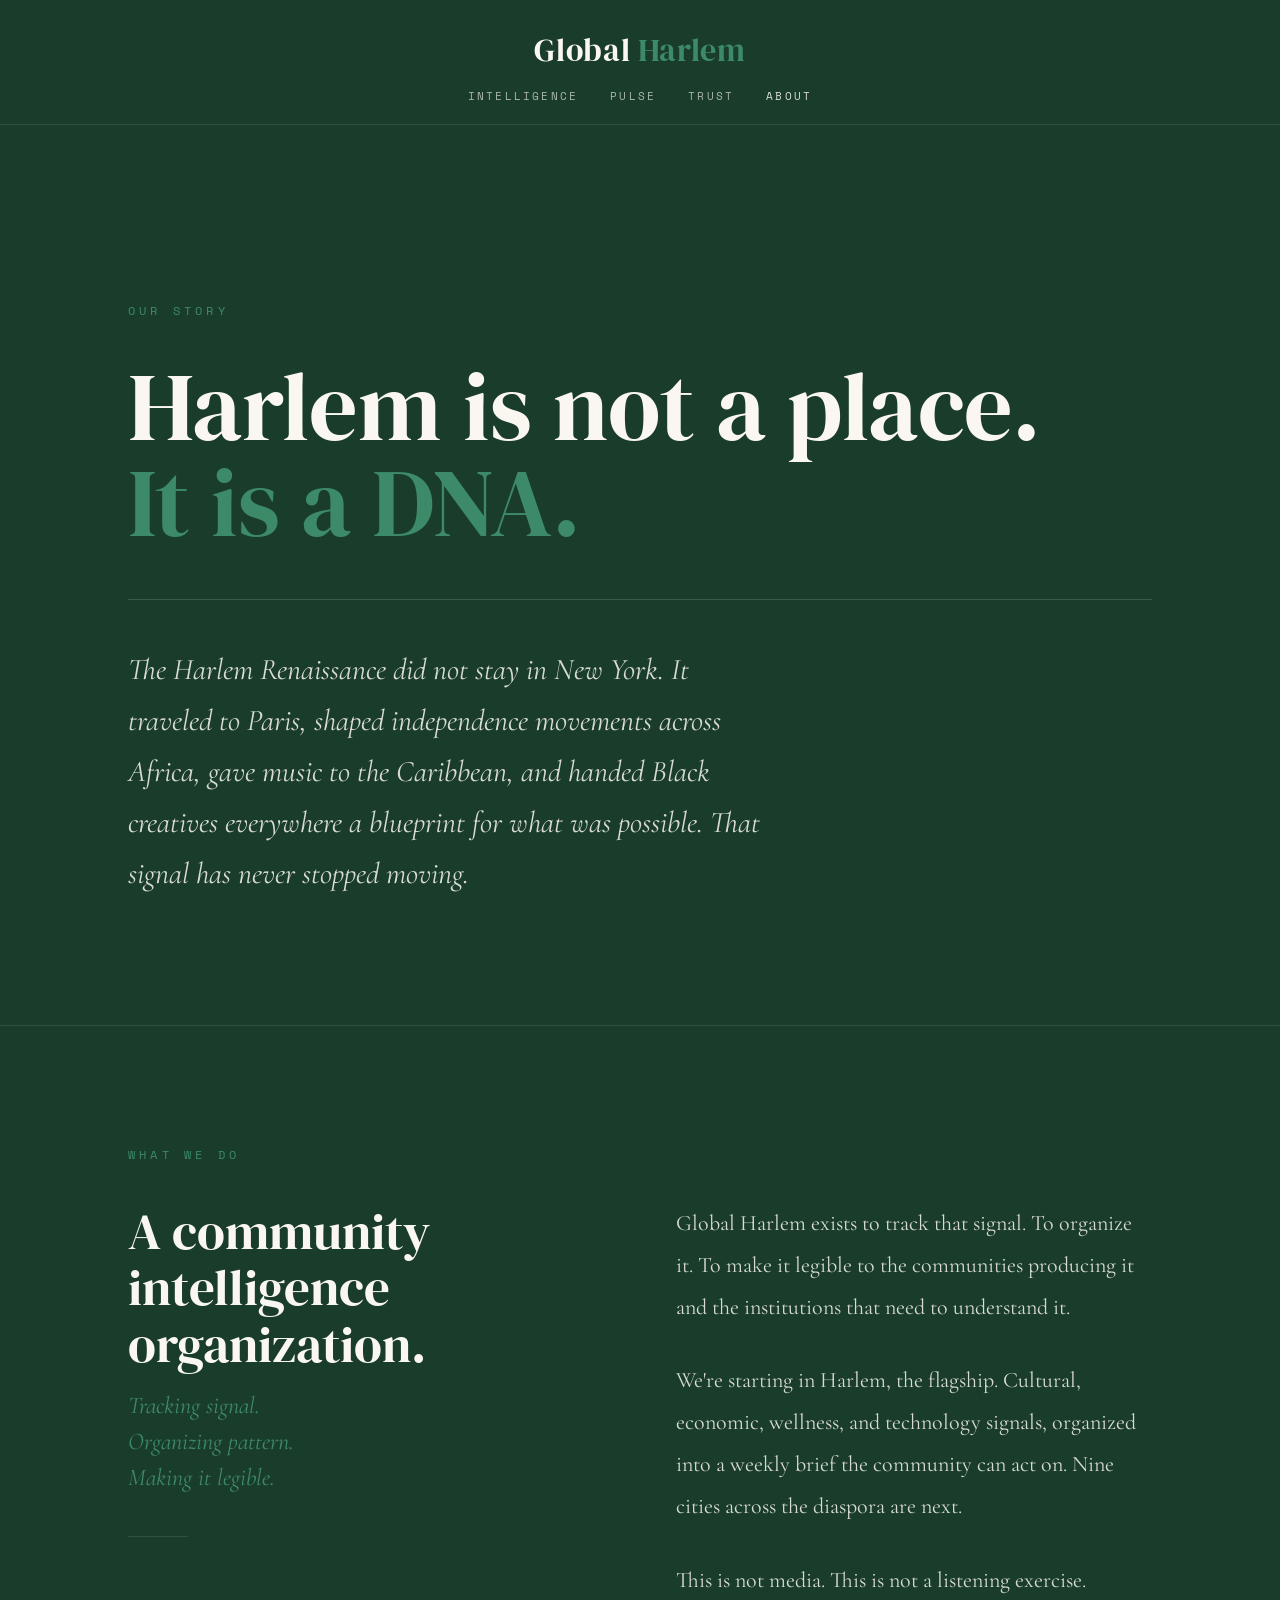
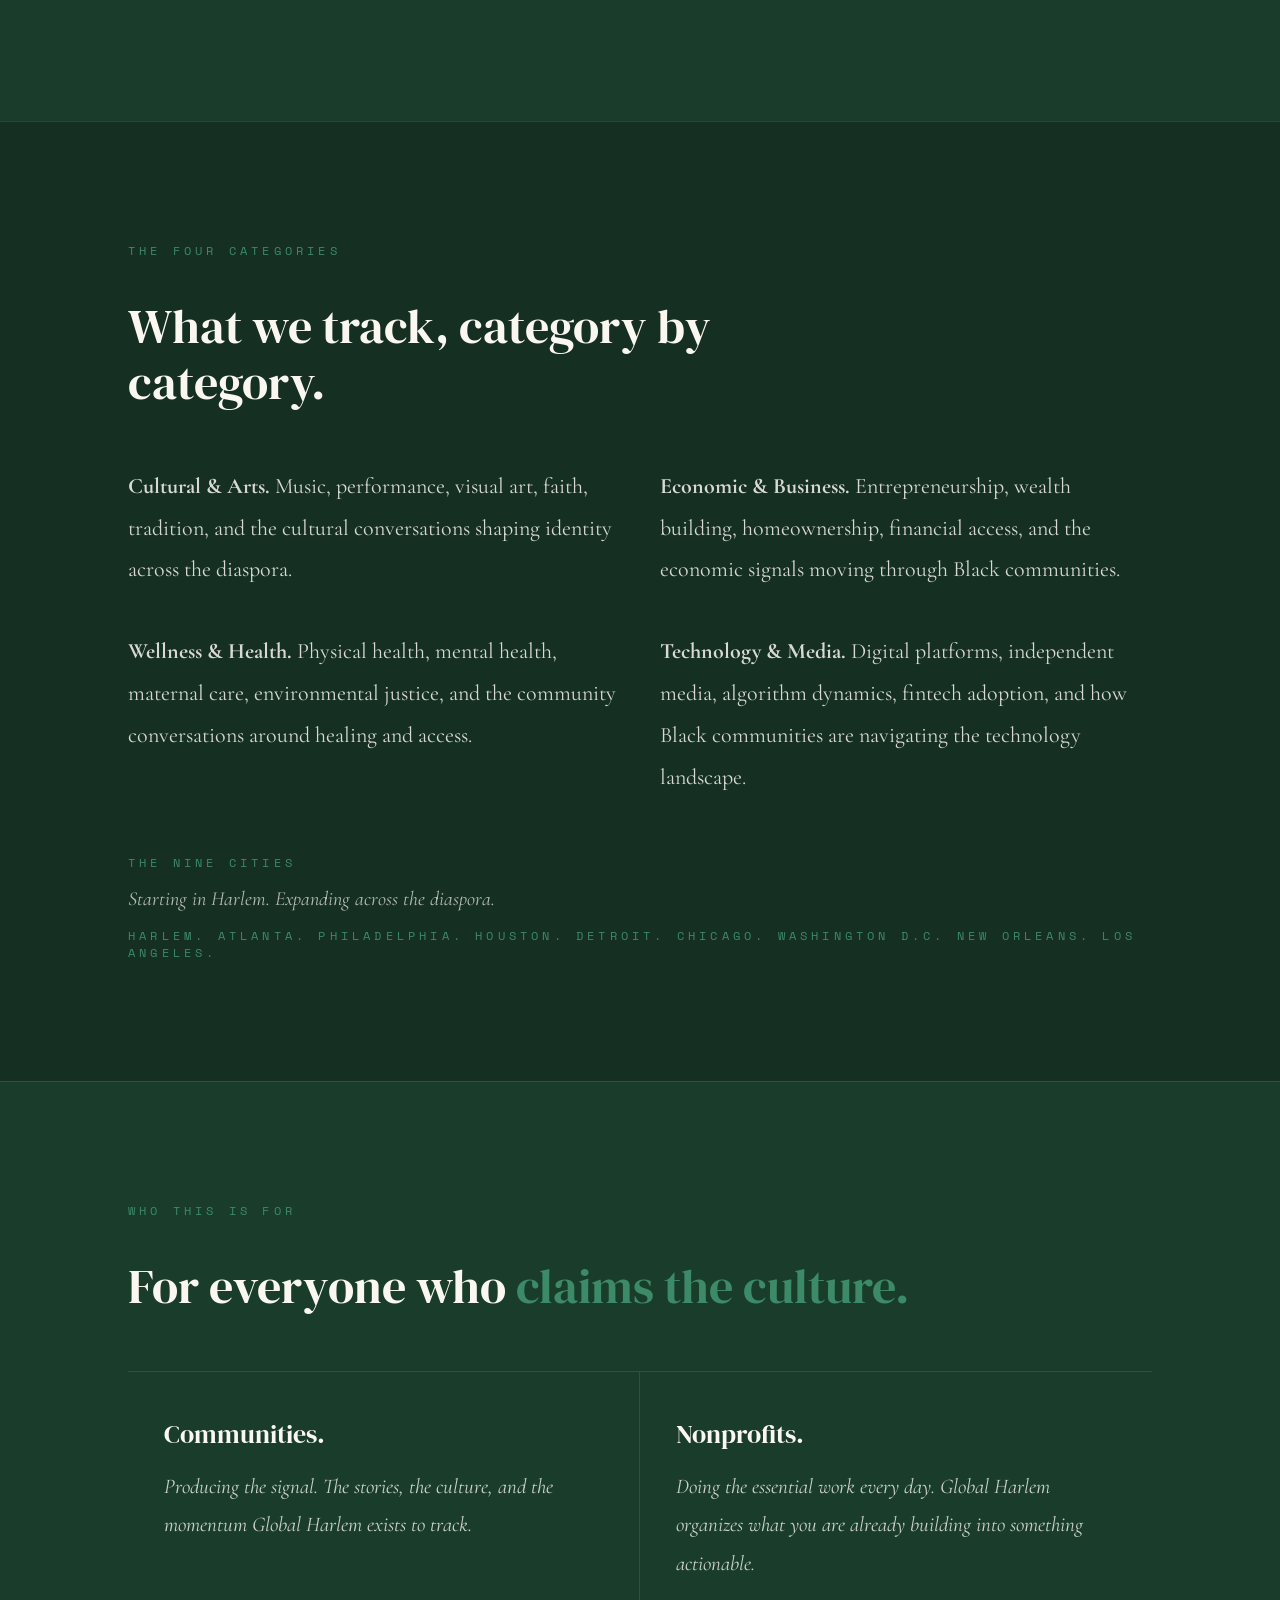
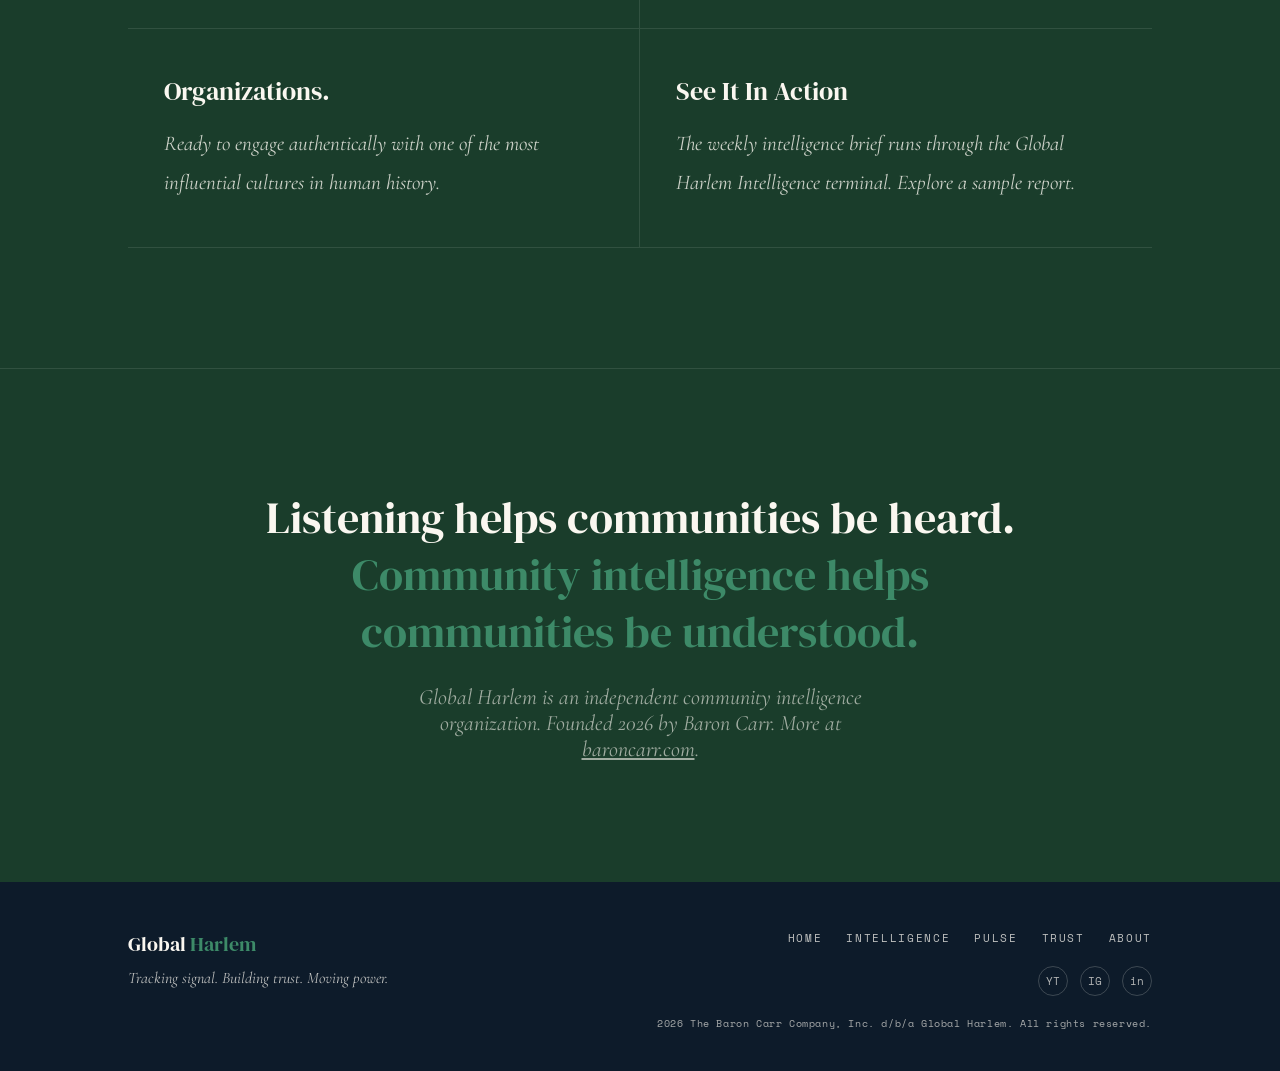
<file: about.html>
<!DOCTYPE html>
<html lang="en">
<head>
  <meta charset="UTF-8">
  <meta name="viewport" content="width=device-width, initial-scale=1.0">
  <title>About | Global Harlem</title>
  <link rel="preconnect" href="https://fonts.googleapis.com">
  <link rel="preconnect" href="https://fonts.gstatic.com" crossorigin>
  <link href="https://fonts.googleapis.com/css2?family=DM+Serif+Display&family=Cormorant+Garamond:ital,wght@0,400;0,500;0,600;1,400;1,500&family=Space+Mono:wght@400;700&display=swap" rel="stylesheet">
  <style>
    * { margin:0; padding:0; box-sizing:border-box; }
    body { background:#1A3D2B; color:#FAF7F0; overflow-x:hidden; -webkit-font-smoothing:antialiased; }
    @keyframes fadeUp { from{opacity:0;transform:translateY(30px)} to{opacity:1;transform:translateY(0)} }
    @keyframes fadeIn { from{opacity:0} to{opacity:1} }
    @keyframes drawLine { from{width:0} to{width:100%} }

    .hero { min-height:100vh; display:flex; flex-direction:column; justify-content:flex-end; padding:0 10vw 14vh; }
    .hero-label { font-family:'Space Mono',monospace; font-size:12px; letter-spacing:.35em; text-transform:uppercase; color:#3D8A68; margin-bottom:40px; opacity:0; animation:fadeIn .6s ease .2s forwards; }
    .hero h1 { font-family:'DM Serif Display',serif; font-size:clamp(52px,8vw,96px); line-height:1; color:#FAF7F0; font-weight:400; opacity:0; animation:fadeUp .8s ease .3s forwards; }
    .hero h1 em { display:block; font-style:normal; color:#3D8A68; }
    .hero-rule { border:none; border-top:1px solid rgba(250,247,240,.15); width:0; margin:48px 0 44px; animation:drawLine .8s ease .9s forwards; }
    .hero-sub { font-family:'Cormorant Garamond',serif; font-style:italic; font-size:clamp(22px,2.5vw,30px); color:rgba(250,247,240,.85); line-height:1.7; max-width:640px; opacity:0; animation:fadeIn .6s ease 1.1s forwards; }

    .section { padding:120px 10vw; }
    .section-label { font-family:'Space Mono',monospace; font-size:12px; letter-spacing:.35em; text-transform:uppercase; color:#3D8A68; margin-bottom:40px; }

    .founder { border-top:1px solid rgba(250,247,240,.1); }
    .founder-grid { display:grid; grid-template-columns:1fr 1fr; gap:72px; align-items:start; }
    .founder-name { font-family:'DM Serif Display',serif; font-size:clamp(36px,4vw,52px); color:#FAF7F0; line-height:1.1; margin-bottom:16px; font-weight:400; }
    .founder-title { font-family:'Cormorant Garamond',serif; font-style:italic; font-size:24px; color:#3D8A68; line-height:1.5; margin-bottom:40px; }
    .founder-rule { border:none; border-top:1px solid rgba(250,247,240,.1); width:60px; margin-bottom:40px; }
    .founder-body p { font-family:'Cormorant Garamond',serif; font-size:22px; color:rgba(250,247,240,.85); line-height:1.9; margin-bottom:32px; }
    .founder-body p:last-child { margin-bottom:0; }

    .why { border-top:1px solid rgba(250,247,240,.1); background:#152f22; }
    .why-headline { font-family:'DM Serif Display',serif; font-size:clamp(32px,4vw,48px); color:#FAF7F0; line-height:1.15; max-width:700px; margin-bottom:56px; font-weight:400; }
    .why-body { display:grid; grid-template-columns:1fr 1fr; gap:40px; }
    .why-body p { font-family:'Cormorant Garamond',serif; font-size:22px; color:rgba(250,247,240,.85); line-height:1.9; }

    .audience { border-top:1px solid rgba(250,247,240,.1); }
    .audience-headline { font-family:'DM Serif Display',serif; font-size:clamp(32px,4vw,48px); color:#FAF7F0; line-height:1.15; margin-bottom:56px; font-weight:400; }
    .audience-headline em { font-style:normal; color:#3D8A68; }
    .aud-grid { display:grid; grid-template-columns:1fr 1fr; gap:0; border-top:1px solid rgba(250,247,240,.1); }
    .aud-card { padding:44px 36px; border-bottom:1px solid rgba(250,247,240,.1); border-right:1px solid rgba(250,247,240,.1); }
    .aud-card:nth-child(2n) { border-right:none; }
    .aud-card-title { font-family:'DM Serif Display',serif; font-size:26px; color:#FAF7F0; margin-bottom:16px; font-weight:400; }
    .aud-card-body { font-family:'Cormorant Garamond',serif; font-style:italic; font-size:21px; color:rgba(250,247,240,.8); line-height:1.85; }

    .statement { padding:120px 10vw; border-top:1px solid rgba(250,247,240,.1); text-align:center; }
    .statement-text { font-family:'DM Serif Display',serif; font-size:clamp(28px,3.5vw,44px); color:#FAF7F0; line-height:1.3; max-width:800px; margin:0 auto 24px; font-weight:400; }
    .statement-text em { font-style:normal; color:#3D8A68; }
    .statement-sub { font-family:'Cormorant Garamond',serif; font-style:italic; font-size:22px; color:rgba(250,247,240,.6); max-width:500px; margin:0 auto; }

    .footer { background:#0D1B2A; padding:48px 10vw 40px; }
    .footer-inner { display:grid; grid-template-columns:1fr auto; gap:40px; align-items:start; }
    .footer-brand { font-family:'DM Serif Display',serif; font-size:20px; color:#FAF7F0; margin-bottom:8px; }
    .footer-brand span { color:#3D8A68; }
    .footer-tagline { font-family:'Cormorant Garamond',serif; font-style:italic; font-size:16px; color:rgba(250,247,240,.75); line-height:1.6; max-width:360px; }
    .footer-right { text-align:right; }
    .footer-nav { display:flex; gap:24px; margin-bottom:20px; justify-content:flex-end; }
    .footer-link { font-family:'Space Mono',monospace; font-size:11px; letter-spacing:.15em; text-transform:uppercase; color:rgba(250,247,240,.75); text-decoration:none; }
    .footer-link:hover { color:rgba(250,247,240,.8); }
    .footer-social { display:flex; gap:12px; justify-content:flex-end; margin-bottom:20px; }
    .footer-social a { display:flex; align-items:center; justify-content:center; width:30px; height:30px; border-radius:50%; border:1px solid rgba(250,247,240,.2); color:rgba(250,247,240,.7); text-decoration:none; font-family:'Space Mono',monospace; font-size:11px; }
    .footer-social a:hover { border-color:#3D8A68; color:#3D8A68; }
    .footer-legal { font-family:'Space Mono',monospace; font-size:10px; color:rgba(250,247,240,.65); letter-spacing:.06em; text-align:right; }

    @media(max-width:768px) {
      .hero { padding:0 7vw 10vh; min-height:80vh; }
      .section { padding:70px 7vw; }
      .founder-grid { grid-template-columns:1fr; gap:40px; }
      .why-body { grid-template-columns:1fr; }
      .aud-grid { grid-template-columns:1fr; }
      .aud-card { border-right:none; }
      .statement { padding:70px 7vw; }
      .footer { padding:36px 7vw; }
      .footer-inner { grid-template-columns:1fr; }
      .footer-right { text-align:left; }
      .footer-nav, .footer-social { justify-content:flex-start; }
      .footer-legal { text-align:left; }
    }
  </style>
  <link rel="manifest" href="manifest.json">
  <meta name="theme-color" content="#1A3D2B">
  <link rel="icon" href="favicon.ico" type="image/x-icon">
  <meta property="og:image" content="https://www.globalharlem.com/og-image.png">
</head>
<body>
<nav style="padding:0;background:#1A3D2B;">
  <div style="display:flex;align-items:center;justify-content:center;padding:28px 10vw 0;">
    <a href="index.html" style="font-family:'DM Serif Display',serif;font-size:32px;color:#FAF7F0;text-decoration:none;letter-spacing:.02em;">Global <span style="color:#3D8A68;">Harlem</span></a>
  </div>
  <div style="display:flex;gap:32px;justify-content:center;padding:16px 10vw 20px;">
    <a href="intelligence.html" style="font-family:'Space Mono',monospace;font-size:11px;letter-spacing:.2em;text-transform:uppercase;color:rgba(250,247,240,.65);text-decoration:none;">Intelligence</a>
    <a href="pulse.html" style="font-family:'Space Mono',monospace;font-size:11px;letter-spacing:.2em;text-transform:uppercase;color:rgba(250,247,240,.65);text-decoration:none;">Pulse</a>
    <a href="trust.html" style="font-family:'Space Mono',monospace;font-size:11px;letter-spacing:.2em;text-transform:uppercase;color:rgba(250,247,240,.65);text-decoration:none;">Trust</a>
    <a href="about.html" style="font-family:'Space Mono',monospace;font-size:11px;letter-spacing:.2em;text-transform:uppercase;color:rgba(250,247,240,.85);text-decoration:none;">About</a>
  </div>
  <div style="border-top:1px solid rgba(250,247,240,.1);"></div>
</nav>
<main class="hero">
  <p class="hero-label">Our Story</p>
  <h1>Harlem is not a place.<br><em>It is a DNA.</em></h1>
  <hr class="hero-rule">
  <p class="hero-sub">The Harlem Renaissance did not stay in New York. It traveled to Paris, shaped independence movements across Africa, gave music to the Caribbean, and handed Black creatives everywhere a blueprint for what was possible. That signal has never stopped moving.</p>
</main>
<section class="section founder">
  <p class="section-label">What We Do</p>
  <div class="founder-grid">
    <div>
      <h2 class="founder-name">A community intelligence organization.</h2>
      <p class="founder-title">Tracking signal.<br>Organizing pattern.<br>Making it legible.</p>
      <hr class="founder-rule">
    </div>
    <div class="founder-body">
      <p>Global Harlem exists to track that signal. To organize it. To make it legible to the communities producing it and the institutions that need to understand it.</p>
      <p>We're starting in Harlem, the flagship. Cultural, economic, wellness, and technology signals, organized into a weekly brief the community can act on. Nine cities across the diaspora are next.</p>
      <p>This is not media. This is not a listening exercise.</p>
    </div>
  </div>
</section>
<section class="section why">
  <p class="section-label">The Four Categories</p>
  <h2 class="why-headline">What we track, category by category.</h2>
  <div class="why-body">
    <p><strong>Cultural &amp; Arts.</strong> Music, performance, visual art, faith, tradition, and the cultural conversations shaping identity across the diaspora.</p>
    <p><strong>Economic &amp; Business.</strong> Entrepreneurship, wealth building, homeownership, financial access, and the economic signals moving through Black communities.</p>
    <p><strong>Wellness &amp; Health.</strong> Physical health, mental health, maternal care, environmental justice, and the community conversations around healing and access.</p>
    <p><strong>Technology &amp; Media.</strong> Digital platforms, independent media, algorithm dynamics, fintech adoption, and how Black communities are navigating the technology landscape.</p>
  </div>
  <p class="section-label" style="margin-top:56px;margin-bottom:16px;">The Nine Cities</p>
  <p style="font-family:'Cormorant Garamond',serif;font-style:italic;font-size:20px;color:rgba(250,247,240,.7);margin-bottom:16px;">Starting in Harlem. Expanding across the diaspora.</p>
  <p class="section-label" style="margin-bottom:0;">Harlem. Atlanta. Philadelphia. Houston. Detroit. Chicago. Washington D.C. New Orleans. Los Angeles.</p>
</section>
<section class="section audience">
  <p class="section-label">Who This Is For</p>
  <h2 class="audience-headline">For everyone who <em>claims the culture.</em></h2>
  <div class="aud-grid">
    <div class="aud-card">
      <h3 class="aud-card-title">Communities.</h3>
      <p class="aud-card-body">Producing the signal. The stories, the culture, and the momentum Global Harlem exists to track.</p>
    </div>
    <div class="aud-card">
      <h3 class="aud-card-title">Nonprofits.</h3>
      <p class="aud-card-body">Doing the essential work every day. Global Harlem organizes what you are already building into something actionable.</p>
    </div>
    <div class="aud-card">
      <h3 class="aud-card-title">Organizations.</h3>
      <p class="aud-card-body">Ready to engage authentically with one of the most influential cultures in human history.</p>
    </div>
    <div class="aud-card">
      <h3 class="aud-card-title"><a href="intelligence.html" style="color:#FAF7F0;text-decoration:none;">See It In Action</a></h3>
      <p class="aud-card-body">The weekly intelligence brief runs through the Global Harlem Intelligence terminal. Explore a sample report.</p>
    </div>
  </div>
</section>
<section class="statement">
  <p class="statement-text">Listening helps communities be heard.<br><em>Community intelligence helps communities be understood.</em></p>
  <p class="statement-sub">Global Harlem is an independent community intelligence organization. Founded 2026 by Baron Carr. More at <a href="https://baroncarr.com" style="color:rgba(250,247,240,.6);" target="_blank" rel="noopener">baroncarr.com</a>.</p>
</section>
<footer class="footer">
  <div class="footer-inner">
    <div>
      <div class="footer-brand">Global <span>Harlem</span></div>
      <p class="footer-tagline">Tracking signal. Building trust. Moving power.</p>
    </div>
    <div class="footer-right">
      <nav class="footer-nav">
        <a href="index.html" class="footer-link">Home</a>
        <a href="intelligence.html" class="footer-link">Intelligence</a>
        <a href="pulse.html" class="footer-link">Pulse</a>
        <a href="trust.html" class="footer-link">Trust</a>
        <a href="about.html" class="footer-link">About</a>
      </nav>
      <div class="footer-social">
        <a href="https://www.youtube.com/@GlobalHarlem" target="_blank" rel="noopener">YT</a>
        <a href="https://www.instagram.com/globalharlem" target="_blank" rel="noopener">IG</a>
        <a href="https://www.linkedin.com/company/globalharlem" target="_blank" rel="noopener">in</a>
      </div>
      <p class="footer-legal">2026 The Baron Carr Company, Inc. d/b/a Global Harlem. All rights reserved.</p>
    </div>
  </div>
</footer>
<script>if("serviceWorker" in navigator){navigator.serviceWorker.register("/sw.js")}</script>
</body>
</html>
</file>
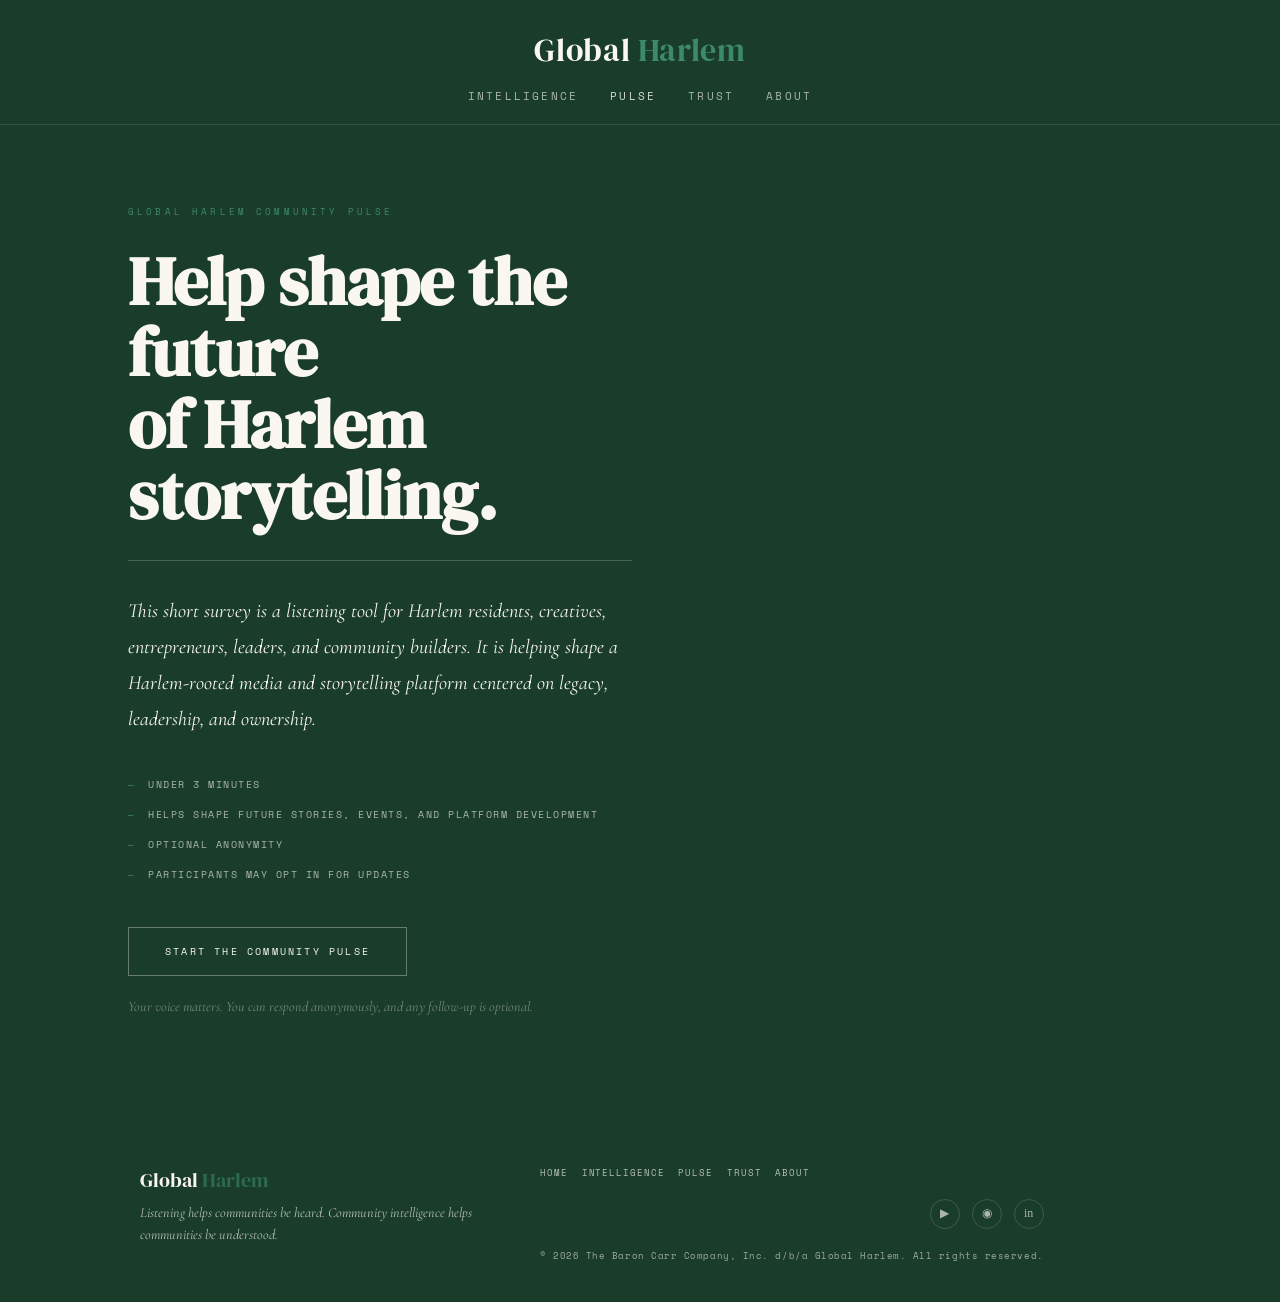
<file: pulse.html>
<!DOCTYPE html>
<html lang="en">
<head>
  <meta charset="UTF-8">
  <meta name="viewport" content="width=device-width, initial-scale=1.0">
  <title>Community Pulse — Global Harlem</title>
  <link rel="preconnect" href="https://fonts.googleapis.com">
  <link rel="preconnect" href="https://fonts.gstatic.com" crossorigin>
  <link href="https://fonts.googleapis.com/css2?family=Cormorant+Garamond:ital,wght@0,400;0,600;1,400;1,600&family=DM+Serif+Display&family=Space+Mono&display=swap" rel="stylesheet">
  <style>
    *, *::before, *::after {
      box-sizing: border-box;
      margin: 0;
      padding: 0;
    }

    html, body {
      height: 100%;
    }

    body {
      background-color: #1A3D2B;
      min-height: 100vh;
      overflow-x: hidden;
      color: #FAF7F0;
    }

    @keyframes fadeIn {
      from { opacity: 0; }
      to   { opacity: 1; }
    }

    @keyframes fadeUp {
      from { opacity: 0; transform: translateY(20px); }
      to   { opacity: 1; transform: translateY(0); }
    }

    @keyframes drawWidth {
      from { width: 0; }
      to   { width: 100%; }
    }

    /* ─── NAV ─── */
    .nav {
      display: flex;
      align-items: center;
      justify-content: space-between;
      padding: 28px 32px;
      background-color: #1A3D2B;
      opacity: 0;
      animation: fadeIn 0.6s ease-out 0s forwards;
    }

    .nav-label {
      font-family: 'Space Mono', monospace;
      font-size: 9px;
      text-transform: uppercase;
      letter-spacing: 0.25em;
      color: #FAF7F0;
      opacity: 0.4;
      text-decoration: none;
      transition: opacity 0.2s ease;
    }

    .nav-label:hover { opacity: 0.7; }

    .nav-links {
      display: flex;
      gap: 32px;
    }

    .nav-link {
      font-family: 'Space Mono', monospace;
      font-size: 9px;
      text-transform: uppercase;
      letter-spacing: 0.15em;
      color: #FAF7F0;
      opacity: 0.4;
      text-decoration: none;
      transition: opacity 0.2s ease;
    }

    .nav-link:hover { opacity: 0.7; }
    .nav-link.active { opacity: 0.9; }

    /* ─── MAIN CONTENT ─── */
    .pulse-wrap {
      padding: 80px 10vw 100px;
      max-width: 760px;
    }

    .eyebrow {
      font-family: 'Space Mono', monospace;
      font-size: 9px;
      text-transform: uppercase;
      letter-spacing: 0.35em;
      color: #3D8A68;
      margin-bottom: 28px;
      opacity: 0;
      animation: fadeIn 0.6s ease-out 0.15s forwards;
    }

    .headline {
      font-family: 'DM Serif Display', serif;
      font-size: clamp(40px, 5.5vw, 68px);
      color: #FAF7F0;
      line-height: 1.05;
      margin-bottom: 0;
      opacity: 0;
      animation: fadeUp 0.8s ease-out 0.25s forwards;
    }

    .divider {
      border: none;
      border-top: 1px solid rgba(250, 247, 240, 0.2);
      width: 0;
      margin: 28px 0 32px;
      animation: drawWidth 0.6s ease-out 0.7s forwards;
    }

    .subhead {
      font-family: 'Cormorant Garamond', serif;
      font-style: italic;
      font-size: clamp(17px, 2vw, 20px);
      color: #FAF7F0;
      opacity: 0;
      line-height: 1.8;
      max-width: 600px;
      margin-bottom: 40px;
      animation: fadeIn 0.6s ease-out 0.8s forwards;
    }

    .bullets {
      list-style: none;
      margin-bottom: 44px;
      display: flex;
      flex-direction: column;
      gap: 14px;
      opacity: 0;
      animation: fadeIn 0.6s ease-out 0.95s forwards;
    }

    .bullets li {
      display: flex;
      align-items: baseline;
      gap: 14px;
    }

    .bullet-dash {
      font-family: 'Space Mono', monospace;
      font-size: 9px;
      color: #3D8A68;
      flex-shrink: 0;
      letter-spacing: 0;
    }

    .bullet-text {
      font-family: 'Space Mono', monospace;
      font-size: 10px;
      text-transform: uppercase;
      letter-spacing: 0.15em;
      color: #FAF7F0;
      opacity: 0.65;
      line-height: 1.6;
    }

    .cta-wrap {
      opacity: 0;
      animation: fadeIn 0.5s ease-out 1.1s forwards;
    }

    .cta {
      display: inline-block;
      padding: 16px 36px;
      border: 1px solid rgba(250, 247, 240, 0.35);
      background: none;
      font-family: 'Space Mono', monospace;
      font-size: 10px;
      letter-spacing: 0.22em;
      color: #FAF7F0;
      text-transform: uppercase;
      text-decoration: none;
      transition: border-color 0.2s ease, background-color 0.2s ease;
    }

    .cta:hover {
      border-color: rgba(250, 247, 240, 0.7);
      background-color: rgba(250, 247, 240, 0.04);
    }

    .trust-note {
      margin-top: 20px;
      font-family: 'Cormorant Garamond', serif;
      font-style: italic;
      font-size: 14px;
      color: #FAF7F0;
      opacity: 0.4;
      line-height: 1.6;
    }

    /* ─── FOOTER ─── */
    .footer {
      background-color: #0D1B2A;
      padding: 60px 10vw;
      display: flex;
      flex-direction: column;
      align-items: center;
      text-align: center;
    }

    .footer-rule {
      border: none;
      border-top: 1px solid rgba(45, 106, 79, 0.3);
      width: 100%;
      margin-bottom: 40px;
    }

    .footer-wordmark {
      display: flex;
      flex-direction: column;
      line-height: 1;
    }

    .footer-wordmark-global {
      font-family: 'DM Serif Display', serif;
      font-size: 28px;
      text-transform: uppercase;
      color: #FAF7F0;
      line-height: 1;
    }

    .footer-wordmark-harlem {
      font-family: 'DM Serif Display', serif;
      font-size: 28px;
      text-transform: uppercase;
      color: #FFFFFF;
      line-height: 1;
    }

    .footer-tagline {
      font-family: 'Cormorant Garamond', serif;
      font-style: italic;
      font-size: 13px;
      color: #FAF7F0;
      opacity: 0.5;
      margin-top: 12px;
    }

    .footer-nav {
      display: flex;
      gap: 0;
      align-items: center;
      margin-top: 32px;
    }

    .footer-nav-link {
      font-family: 'Space Mono', monospace;
      font-size: 9px;
      text-transform: uppercase;
      letter-spacing: 0.2em;
      color: #FAF7F0;
      opacity: 0.35;
      text-decoration: none;
      transition: opacity 0.2s ease;
    }

    .footer-nav-link:hover { opacity: 0.65; }

    .footer-nav-sep {
      font-family: 'Space Mono', monospace;
      font-size: 9px;
      color: #FAF7F0;
      opacity: 0.35;
      margin: 0 10px;
    }

    .footer-legal {
      font-family: 'Space Mono', monospace;
      font-size: 8px;
      color: #FAF7F0;
      opacity: 0.25;
      margin-top: 24px;
    }

    /* ─── RESPONSIVE ─── */
    @media (max-width: 768px) {
      .nav-links {
        gap: 20px;
      }

      .pulse-wrap {
        padding: 60px 8vw 80px;
      }

      .footer-nav {
        flex-wrap: wrap;
        justify-content: center;
        gap: 4px;
      }
    }

    @media (max-width: 480px) {
      .nav-links {
        gap: 16px;
      }

      .pulse-wrap {
        padding: 48px 6vw 72px;
      }

      .footer {
        padding: 40px 6vw;
      }

      .cta {
        display: block;
        text-align: center;
      }
    }
  </style>
  <link rel="manifest" href="manifest.json">
  <meta name="theme-color" content="#1A3D2B">
  <link rel="icon" href="favicon.ico" type="image/x-icon">
  <meta property="og:image" content="https://www.globalharlem.com/og-image.png">
<style>
    @media(max-width:768px) {
      .gh-footer { padding:36px 24px; }
      .gh-footer > div { flex-direction:column; }
      .gh-footer > div > div { text-align:left; }
      .gh-footer > div > div > nav { flex-wrap:wrap; justify-content:flex-start; gap:16px; }
      .gh-footer > div > div > div { justify-content:flex-start; }
    }
    </style>
</head>
<body>

  <nav style="padding:0;background:#1A3D2B;">
  <div style="display:flex;align-items:center;justify-content:center;padding:28px 10vw 0;">
    <a href="index.html" style="font-family:'DM Serif Display',serif;font-size:32px;color:#FAF7F0;text-decoration:none;letter-spacing:.02em;">Global <span style="color:#3D8A68;">Harlem</span></a>
  </div>
  <div style="display:flex;gap:32px;justify-content:center;padding:16px 10vw 20px;">
    <a href="intelligence.html" style="font-family:'Space Mono',monospace;font-size:11px;letter-spacing:.2em;text-transform:uppercase;color:rgba(250,247,240,.65);text-decoration:none;">Intelligence</a>
    <a href="pulse.html" style="font-family:'Space Mono',monospace;font-size:11px;letter-spacing:.2em;text-transform:uppercase;color:rgba(250,247,240,.85);text-decoration:none;">Pulse</a>
    <a href="trust.html" style="font-family:'Space Mono',monospace;font-size:11px;letter-spacing:.2em;text-transform:uppercase;color:rgba(250,247,240,.65);text-decoration:none;">Trust</a>
    <a href="about.html" style="font-family:'Space Mono',monospace;font-size:11px;letter-spacing:.2em;text-transform:uppercase;color:rgba(250,247,240,.65);text-decoration:none;">About</a>
  </div>
  <div style="border-top:1px solid rgba(250,247,240,.1);"></div>
</nav>

  <main class="pulse-wrap">

    <p class="eyebrow">Global Harlem Community Pulse</p>

    <h1 class="headline">Help shape the future<br>of Harlem storytelling.</h1>

    <hr class="divider">

    <p class="subhead">This short survey is a listening tool for Harlem residents, creatives, entrepreneurs, leaders, and community builders. It is helping shape a Harlem-rooted media and storytelling platform centered on legacy, leadership, and ownership.</p>

    <ul class="bullets">
      <li>
        <span class="bullet-dash">—</span>
        <span class="bullet-text">Under 3 minutes</span>
      </li>
      <li>
        <span class="bullet-dash">—</span>
        <span class="bullet-text">Helps shape future stories, events, and platform development</span>
      </li>
      <li>
        <span class="bullet-dash">—</span>
        <span class="bullet-text">Optional anonymity</span>
      </li>
      <li>
        <span class="bullet-dash">—</span>
        <span class="bullet-text">Participants may opt in for updates</span>
      </li>
    </ul>

    <div class="cta-wrap">
      <a class="cta" href="https://tally.so/r/Y5MQXJ" target="_blank" rel="noopener">Start the Community Pulse</a>
      <p class="trust-note">Your voice matters. You can respond anonymously, and any follow-up is optional.</p>
    </div>

  </main>

  <footer class="gh-footer" style="background:#1A3D2B;padding:48px 48px 40px;">
  <div style="max-width:1000px;margin:0 auto;display:flex;flex-wrap:wrap;gap:40px;align-items:start;">
    <div>
      <div style="font-family:'DM Serif Display',serif;font-size:20px;color:#FAF7F0;margin-bottom:8px;">Global <span style="color:#2D6A4F;">Harlem</span></div>
      <p style="font-family:'Cormorant Garamond',serif;font-style:italic;font-size:14px;color:rgba(250,247,240,.7);line-height:1.6;max-width:360px;">Listening helps communities be heard. Community intelligence helps communities be understood.</p>
    </div>
    <div style="text-align:right;">
      <nav style="display:flex;gap:14px;margin-bottom:20px;justify-content:flex-start;">
        <a href="index.html" style="font-family:'Space Mono',monospace;font-size:9px;letter-spacing:.1em;text-transform:uppercase;color:rgba(250,247,240,.7);text-decoration:none;">Home</a>
        <a href="intelligence.html" style="font-family:'Space Mono',monospace;font-size:9px;letter-spacing:.1em;text-transform:uppercase;color:rgba(250,247,240,.7);text-decoration:none;">Intelligence</a>
        <a href="pulse.html" style="font-family:'Space Mono',monospace;font-size:9px;letter-spacing:.1em;text-transform:uppercase;color:rgba(250,247,240,.7);text-decoration:none;">Pulse</a>
        <a href="trust.html" style="font-family:'Space Mono',monospace;font-size:9px;letter-spacing:.1em;text-transform:uppercase;color:rgba(250,247,240,.7);text-decoration:none;">Trust</a>
        <a href="about.html" style="font-family:'Space Mono',monospace;font-size:9px;letter-spacing:.1em;text-transform:uppercase;color:rgba(250,247,240,.7);text-decoration:none;">About</a>
      </nav>
      <div style="display:flex;gap:12px;justify-content:flex-end;margin-bottom:20px;">
        <a href="https://www.youtube.com/@GlobalHarlem" target="_blank" rel="noopener" style="display:flex;align-items:center;justify-content:center;width:30px;height:30px;border-radius:50%;border:1px solid rgba(250,247,240,.15);color:rgba(250,247,240,.65);text-decoration:none;font-size:12px;">▶</a>
        <a href="https://www.instagram.com/globalharlem" target="_blank" rel="noopener" style="display:flex;align-items:center;justify-content:center;width:30px;height:30px;border-radius:50%;border:1px solid rgba(250,247,240,.15);color:rgba(250,247,240,.65);text-decoration:none;font-size:12px;">◉</a>
        <a href="https://www.linkedin.com/company/globalharlem" target="_blank" rel="noopener" style="display:flex;align-items:center;justify-content:center;width:30px;height:30px;border-radius:50%;border:1px solid rgba(250,247,240,.15);color:rgba(250,247,240,.65);text-decoration:none;font-size:12px;">in</a>
      </div>
      <p style="font-family:'Space Mono',monospace;font-size:9px;color:rgba(250,247,240,.6);letter-spacing:.06em;text-align:right;">© 2026 The Baron Carr Company, Inc. d/b/a Global Harlem. All rights reserved.</p>
    </div>
  </div>
</footer>

<script>if("serviceWorker" in navigator){navigator.serviceWorker.register("/sw.js")}</script>
</body>
</html>
</file>
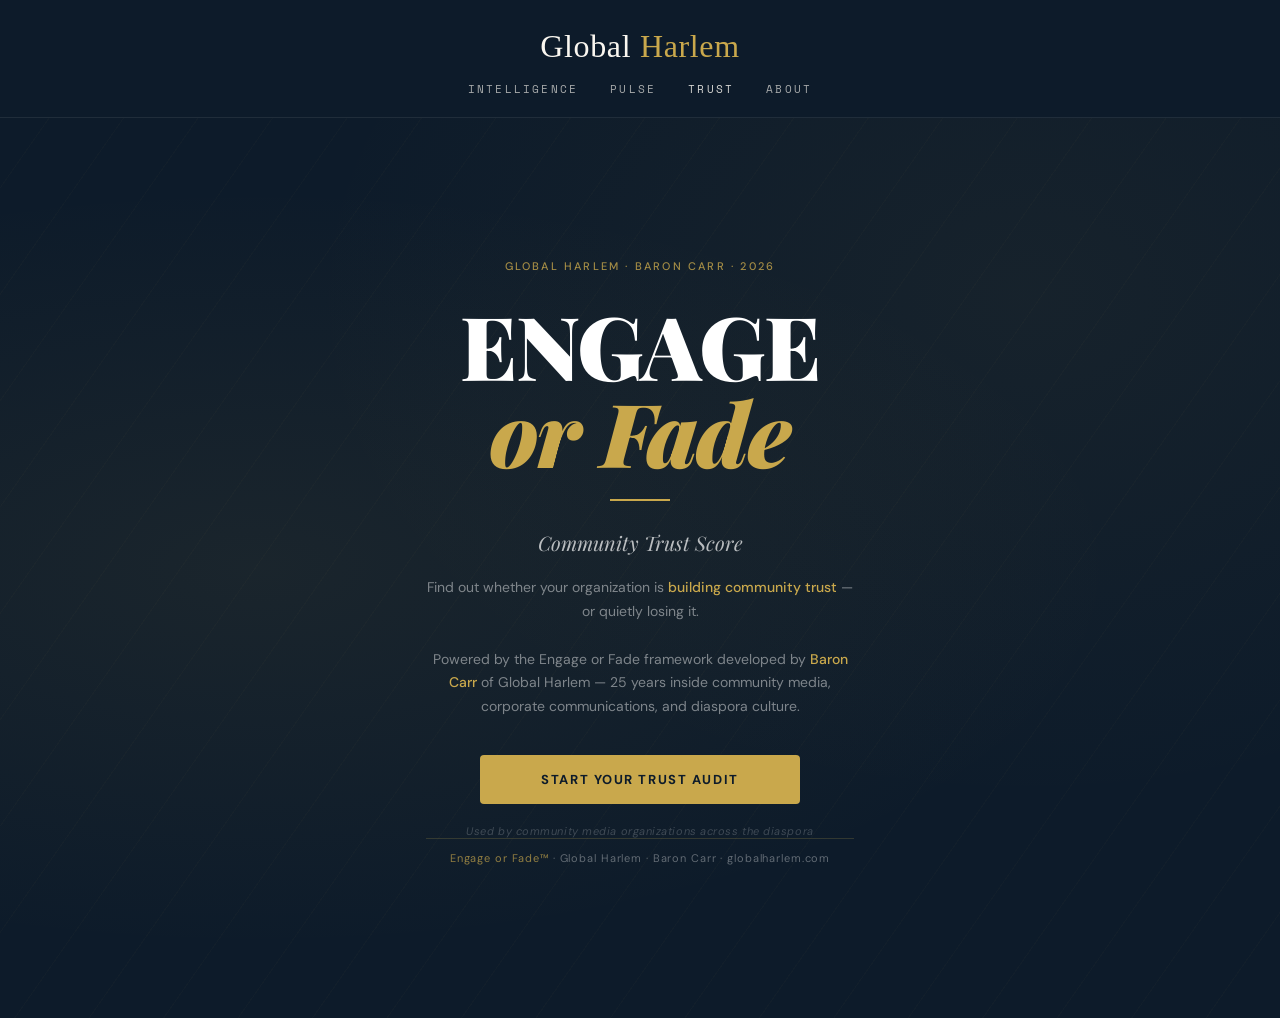
<file: trust.html>
<!DOCTYPE html>
<html lang="en">
<head>
<meta charset="UTF-8">
<meta name="viewport" content="width=device-width, initial-scale=1.0">
<title>Engage or Fade Trust Audit — Global Harlem</title>
<link href="https://fonts.googleapis.com/css2?family=Playfair+Display:wght@400;700;900&family=DM+Sans:wght@300;400;500&family=Space+Mono&display=swap" rel="stylesheet">
<style>
  :root {
    --navy:   #0D1B2A;
    --navy2:  #122236;
    --gold:   #C9A84C;
    --gold2:  #E8C46A;
    --white:  #FFFFFF;
    --off:    #F4F4F0;
    --gray:   #888888;
    --dark:   #1A1A1A;
    --mid:    #555555;
    --green:  #2E8B57;
    --amber:  #E67E22;
    --red:    #C0392B;
    --r: 8px;
  }

  * { box-sizing: border-box; margin: 0; padding: 0; }

  /* ── SITE NAV ────────────────────────────────── */
  .site-nav {
    display: flex;
    align-items: center;
    justify-content: space-between;
    padding: 28px 32px;
    background-color: #1A3D2B;
    position: relative;
    z-index: 100;
    flex-shrink: 0;
  }

  .site-nav-label {
    font-family: 'Space Mono', monospace;
    font-size: 9px;
    text-transform: uppercase;
    letter-spacing: 0.25em;
    color: #FAF7F0;
    opacity: 0.4;
    text-decoration: none;
    transition: opacity 0.2s ease;
  }

  .site-nav-label:hover { opacity: 0.7; }

  .site-nav-links {
    display: flex;
    gap: 32px;
  }

  .site-nav-link {
    font-family: 'Space Mono', monospace;
    font-size: 9px;
    text-transform: uppercase;
    letter-spacing: 0.15em;
    color: #FAF7F0;
    opacity: 0.4;
    text-decoration: none;
    transition: opacity 0.2s ease;
  }

  .site-nav-link:hover { opacity: 0.7; }

  body {
    font-family: 'DM Sans', sans-serif;
    background: var(--navy);
    color: var(--white);
    min-height: 100vh;
    overflow-x: hidden;
  }

  /* ── SCREENS ─────────────────────────────────── */
  .screen { display: none; min-height: 100vh; animation: fadeIn 0.4s ease; }
  .screen.active { display: flex; flex-direction: column; }
  @keyframes fadeIn { from { opacity: 0; transform: translateY(8px); } to { opacity: 1; transform: translateY(0); } }

  /* ── FOOTER BAR ──────────────────────────────── */
  .footer-bar {
    background: var(--navy);
    border-top: 1px solid rgba(201,168,76,0.2);
    padding: 12px 24px;
    text-align: center;
    font-size: 11px;
    color: rgba(255,255,255,0.35);
    letter-spacing: 0.08em;
    flex-shrink: 0;
  }
  .footer-bar span { color: var(--gold); opacity: 0.7; }

  /* ══════════════════════════════════════════════
     SCREEN 1 — WELCOME
  ══════════════════════════════════════════════ */
  #s1 {
    background: var(--navy);
    position: relative;
    overflow: hidden;
    justify-content: center;
    align-items: center;
    text-align: center;
    padding: 40px 24px;
  }

  /* Gold grain texture overlay */
  #s1::before {
    content: '';
    position: absolute;
    inset: 0;
    background:
      radial-gradient(ellipse at 20% 50%, rgba(201,168,76,0.07) 0%, transparent 60%),
      radial-gradient(ellipse at 80% 20%, rgba(201,168,76,0.05) 0%, transparent 50%);
    pointer-events: none;
  }

  /* Decorative diagonal lines */
  #s1::after {
    content: '';
    position: absolute;
    inset: 0;
    background: repeating-linear-gradient(
      -55deg,
      transparent,
      transparent 60px,
      rgba(201,168,76,0.025) 60px,
      rgba(201,168,76,0.025) 61px
    );
    pointer-events: none;
  }

  .s1-inner { position: relative; z-index: 1; max-width: 640px; margin: 0 auto; }

  .s1-eyebrow {
    font-family: 'DM Sans', sans-serif;
    font-size: 11px;
    font-weight: 500;
    letter-spacing: 0.2em;
    color: var(--gold);
    text-transform: uppercase;
    margin-bottom: 32px;
    opacity: 0.8;
  }

  .s1-title {
    font-family: 'Playfair Display', serif;
    font-size: clamp(52px, 10vw, 88px);
    font-weight: 900;
    line-height: 0.9;
    color: var(--white);
    letter-spacing: -0.02em;
    margin-bottom: 8px;
  }

  .s1-title-or {
    font-family: 'Playfair Display', serif;
    font-size: clamp(52px, 10vw, 88px);
    font-weight: 900;
    line-height: 0.9;
    color: var(--gold);
    letter-spacing: -0.02em;
    font-style: italic;
  }

  .s1-rule {
    width: 60px;
    height: 2px;
    background: var(--gold);
    margin: 28px auto;
  }

  .s1-subtitle {
    font-family: 'Playfair Display', serif;
    font-size: 20px;
    font-weight: 400;
    color: rgba(255,255,255,0.7);
    margin-bottom: 20px;
    font-style: italic;
  }

  .s1-body {
    font-size: 14px;
    color: rgba(255,255,255,0.45);
    line-height: 1.7;
    max-width: 440px;
    margin: 0 auto 36px;
  }

  .s1-body strong { color: var(--gold); font-weight: 500; }


  .btn-primary {
    display: inline-block;
    background: var(--gold);
    color: var(--navy);
    font-family: 'DM Sans', sans-serif;
    font-size: 13px;
    font-weight: 700;
    letter-spacing: 0.12em;
    text-transform: uppercase;
    padding: 16px 40px;
    border-radius: 4px;
    border: none;
    cursor: pointer;
    transition: background 0.2s, transform 0.15s;
    width: 100%;
    max-width: 320px;
  }

  .btn-primary:hover { background: var(--gold2); transform: translateY(-1px); }
  .btn-primary:active { transform: translateY(0); }

  .s1-tagline {
    margin-top: 20px;
    font-size: 11px;
    color: rgba(255,255,255,0.2);
    font-style: italic;
    letter-spacing: 0.05em;
  }

  /* ══════════════════════════════════════════════
     SCREENS 2 & 3 — FORMS
  ══════════════════════════════════════════════ */
  .form-screen {
    background: var(--off);
    color: var(--dark);
    flex: 1;
  }

  .form-header {
    background: var(--navy);
    padding: 24px 32px;
    display: flex;
    align-items: center;
    justify-content: space-between;
    flex-shrink: 0;
  }

  .form-logo {
    font-family: 'Playfair Display', serif;
    font-size: 18px;
    font-weight: 700;
    color: var(--gold);
    letter-spacing: 0.05em;
  }

  .step-indicator {
    display: flex;
    gap: 8px;
    align-items: center;
  }

  .step-dot {
    width: 8px;
    height: 8px;
    border-radius: 50%;
    background: rgba(255,255,255,0.2);
    transition: background 0.3s;
  }

  .step-dot.active { background: var(--gold); }
  .step-dot.done { background: rgba(201,168,76,0.5); }

  .form-body {
    flex: 1;
    padding: 40px 32px;
    max-width: 680px;
    margin: 0 auto;
    width: 100%;
  }

  .form-step-label {
    font-size: 11px;
    font-weight: 500;
    letter-spacing: 0.15em;
    color: var(--gold);
    text-transform: uppercase;
    margin-bottom: 8px;
  }

  .form-heading {
    font-family: 'Playfair Display', serif;
    font-size: 28px;
    font-weight: 700;
    color: var(--navy);
    margin-bottom: 8px;
    line-height: 1.2;
  }

  .form-subheading {
    font-size: 14px;
    color: var(--mid);
    margin-bottom: 36px;
    line-height: 1.6;
  }

  .field {
    margin-bottom: 24px;
  }

  .field label {
    display: block;
    font-size: 12px;
    font-weight: 500;
    letter-spacing: 0.08em;
    color: var(--navy);
    text-transform: uppercase;
    margin-bottom: 8px;
  }

  .field input,
  .field textarea,
  .field select {
    width: 100%;
    background: var(--white);
    border: 1.5px solid #E0E0E0;
    border-radius: var(--r);
    padding: 12px 16px;
    font-family: 'DM Sans', sans-serif;
    font-size: 14px;
    color: var(--dark);
    outline: none;
    transition: border-color 0.2s;
  }

  .field input:focus,
  .field textarea:focus,
  .field select:focus { border-color: var(--gold); }

  .field textarea { resize: vertical; min-height: 180px; line-height: 1.6; }

  .field-note {
    font-size: 11px;
    color: var(--gray);
    margin-top: 6px;
  }

  /* Sliders */
  .slider-field { margin-bottom: 28px; }

  .slider-top {
    display: flex;
    justify-content: space-between;
    align-items: baseline;
    margin-bottom: 10px;
  }

  .slider-label {
    font-size: 13px;
    font-weight: 500;
    color: var(--navy);
    line-height: 1.4;
    flex: 1;
    padding-right: 16px;
  }

  .slider-value {
    font-family: 'Playfair Display', serif;
    font-size: 24px;
    font-weight: 700;
    color: var(--gold);
    min-width: 32px;
    text-align: right;
  }

  input[type="range"] {
    -webkit-appearance: none;
    width: 100%;
    height: 4px;
    background: #E0E0E0;
    border-radius: 2px;
    outline: none;
    cursor: pointer;
  }

  input[type="range"]::-webkit-slider-thumb {
    -webkit-appearance: none;
    width: 18px;
    height: 18px;
    border-radius: 50%;
    background: var(--gold);
    border: 2px solid var(--navy);
    cursor: pointer;
    transition: transform 0.15s;
  }

  input[type="range"]::-webkit-slider-thumb:hover { transform: scale(1.2); }

  .slider-labels {
    display: flex;
    justify-content: space-between;
    font-size: 10px;
    color: var(--gray);
    margin-top: 4px;
  }

  .form-actions {
    display: flex;
    gap: 12px;
    margin-top: 40px;
  }

  .btn-back {
    background: transparent;
    border: 1.5px solid #E0E0E0;
    color: var(--mid);
    font-family: 'DM Sans', sans-serif;
    font-size: 13px;
    font-weight: 500;
    padding: 14px 28px;
    border-radius: 4px;
    cursor: pointer;
    transition: border-color 0.2s;
  }

  .btn-back:hover { border-color: var(--navy); color: var(--navy); }

  .btn-next {
    flex: 1;
    background: var(--navy);
    color: var(--white);
    font-family: 'DM Sans', sans-serif;
    font-size: 13px;
    font-weight: 700;
    letter-spacing: 0.1em;
    text-transform: uppercase;
    padding: 14px 32px;
    border-radius: 4px;
    border: none;
    cursor: pointer;
    transition: background 0.2s;
  }

  .btn-next:hover { background: var(--navy2); }

  .btn-analyze {
    flex: 1;
    background: var(--gold);
    color: var(--navy);
    font-family: 'DM Sans', sans-serif;
    font-size: 13px;
    font-weight: 700;
    letter-spacing: 0.1em;
    text-transform: uppercase;
    padding: 14px 32px;
    border-radius: 4px;
    border: none;
    cursor: pointer;
    transition: background 0.2s;
  }

  .btn-analyze:hover { background: var(--gold2); }

  /* ══════════════════════════════════════════════
     SCREEN 4 — LOADING
  ══════════════════════════════════════════════ */
  #s4 {
    background: var(--navy);
    justify-content: center;
    align-items: center;
    text-align: center;
    padding: 40px;
  }

  .loading-inner { max-width: 400px; }

  .spinner {
    width: 56px;
    height: 56px;
    border: 3px solid rgba(201,168,76,0.2);
    border-top-color: var(--gold);
    border-radius: 50%;
    animation: spin 0.9s linear infinite;
    margin: 0 auto 32px;
  }

  @keyframes spin { to { transform: rotate(360deg); } }

  .loading-title {
    font-family: 'Playfair Display', serif;
    font-size: 24px;
    font-weight: 700;
    color: var(--white);
    margin-bottom: 12px;
  }

  .loading-sub {
    font-size: 14px;
    color: rgba(255,255,255,0.4);
    line-height: 1.6;
  }

  .loading-steps {
    margin-top: 32px;
    text-align: left;
    display: flex;
    flex-direction: column;
    gap: 10px;
  }

  .loading-step {
    display: flex;
    align-items: center;
    gap: 12px;
    font-size: 13px;
    color: rgba(255,255,255,0.3);
    transition: color 0.4s;
  }

  .loading-step.lit { color: rgba(255,255,255,0.8); }
  .loading-step.lit .step-icon { background: var(--gold); }

  .step-icon {
    width: 6px;
    height: 6px;
    border-radius: 50%;
    background: rgba(255,255,255,0.15);
    flex-shrink: 0;
    transition: background 0.4s;
  }

  /* ══════════════════════════════════════════════
     SCREEN 5 — RESULTS
  ══════════════════════════════════════════════ */
  #s5 {
    background: var(--off);
    color: var(--dark);
  }

  .results-header {
    background: var(--navy);
    padding: 24px 32px;
    display: flex;
    align-items: center;
    justify-content: space-between;
    flex-shrink: 0;
  }

  .results-body {
    flex: 1;
    padding: 40px 24px;
    max-width: 720px;
    margin: 0 auto;
    width: 100%;
  }

  /* Score hero */
  .score-hero {
    background: var(--navy);
    border-radius: var(--r);
    padding: 40px 32px;
    text-align: center;
    margin-bottom: 32px;
    position: relative;
    overflow: hidden;
  }

  .score-hero::before {
    content: '';
    position: absolute;
    inset: 0;
    background: radial-gradient(ellipse at center, rgba(201,168,76,0.08) 0%, transparent 70%);
  }

  .score-org {
    font-size: 12px;
    font-weight: 500;
    letter-spacing: 0.12em;
    color: rgba(255,255,255,0.4);
    text-transform: uppercase;
    margin-bottom: 24px;
    position: relative;
  }

  .score-number {
    font-family: 'Playfair Display', serif;
    font-size: clamp(80px, 15vw, 120px);
    font-weight: 900;
    color: var(--white);
    line-height: 1;
    position: relative;
    margin-bottom: 4px;
  }

  .score-max {
    font-family: 'Playfair Display', serif;
    font-size: 20px;
    color: rgba(255,255,255,0.3);
    position: relative;
  }

  .score-category {
    font-family: 'Playfair Display', serif;
    font-size: 26px;
    font-weight: 700;
    margin-top: 16px;
    position: relative;
    font-style: italic;
  }

  .cat-deeply  { color: #4CAF50; }
  .cat-engaging { color: var(--gold); }
  .cat-risk     { color: var(--amber); }
  .cat-fading   { color: #E57373; }

  .score-rule {
    width: 40px;
    height: 1px;
    background: rgba(201,168,76,0.4);
    margin: 20px auto;
  }

  .score-summary {
    font-size: 14px;
    color: rgba(255,255,255,0.6);
    line-height: 1.7;
    max-width: 480px;
    margin: 0 auto;
    position: relative;
  }

  /* Category bars */
  .section-card {
    background: var(--white);
    border-radius: var(--r);
    padding: 28px;
    margin-bottom: 20px;
    border: 1px solid rgba(0,0,0,0.06);
  }

  .section-title {
    font-family: 'Playfair Display', serif;
    font-size: 18px;
    font-weight: 700;
    color: var(--navy);
    margin-bottom: 20px;
    padding-bottom: 12px;
    border-bottom: 2px solid var(--gold);
    display: inline-block;
  }

  .cat-bar { margin-bottom: 16px; }

  .cat-bar-top {
    display: flex;
    justify-content: space-between;
    align-items: baseline;
    margin-bottom: 6px;
  }

  .cat-bar-label {
    font-size: 12px;
    font-weight: 500;
    color: var(--navy);
    letter-spacing: 0.04em;
  }

  .cat-bar-score {
    font-family: 'Playfair Display', serif;
    font-size: 18px;
    font-weight: 700;
    color: var(--gold);
  }

  .bar-track {
    height: 6px;
    background: #EEE;
    border-radius: 3px;
    overflow: hidden;
  }

  .bar-fill {
    height: 100%;
    background: linear-gradient(90deg, var(--navy), var(--gold));
    border-radius: 3px;
    width: 0;
    transition: width 1s cubic-bezier(0.4, 0, 0.2, 1);
  }

  /* Strengths / priorities */
  .items-list { list-style: none; }

  .items-list li {
    display: flex;
    gap: 14px;
    align-items: flex-start;
    padding: 12px 0;
    border-bottom: 1px solid #F0F0F0;
    font-size: 14px;
    color: var(--mid);
    line-height: 1.6;
  }

  .items-list li:last-child { border-bottom: none; }

  .item-icon {
    width: 24px;
    height: 24px;
    border-radius: 50%;
    display: flex;
    align-items: center;
    justify-content: center;
    font-size: 11px;
    font-weight: 700;
    flex-shrink: 0;
    margin-top: 1px;
  }

  .icon-strength { background: rgba(46,139,87,0.12); color: var(--green); }
  .icon-priority { background: rgba(201,168,76,0.15); color: var(--gold); }

  .plan-text {
    font-size: 14px;
    color: var(--mid);
    line-height: 1.8;
    white-space: pre-wrap;
  }

  /* CTA */
  .cta-card {
    background: var(--navy);
    border-radius: var(--r);
    padding: 36px 32px;
    text-align: center;
    margin-bottom: 20px;
    position: relative;
    overflow: hidden;
  }

  .cta-card::before {
    content: '';
    position: absolute;
    inset: 0;
    background: radial-gradient(ellipse at top, rgba(201,168,76,0.1) 0%, transparent 60%);
  }

  .cta-title {
    font-family: 'Playfair Display', serif;
    font-size: 22px;
    font-weight: 700;
    color: var(--white);
    margin-bottom: 10px;
    position: relative;
  }

  .cta-sub {
    font-size: 14px;
    color: rgba(255,255,255,0.5);
    margin-bottom: 24px;
    line-height: 1.6;
    position: relative;
  }

  .btn-cta {
    display: inline-block;
    background: var(--gold);
    color: var(--navy);
    font-family: 'DM Sans', sans-serif;
    font-size: 13px;
    font-weight: 700;
    letter-spacing: 0.1em;
    text-transform: uppercase;
    padding: 14px 36px;
    border-radius: 4px;
    border: none;
    cursor: pointer;
    text-decoration: none;
    transition: background 0.2s;
    position: relative;
  }

  .btn-cta:hover { background: var(--gold2); }

  .btn-restart {
    display: block;
    margin-top: 12px;
    font-size: 12px;
    color: rgba(255,255,255,0.3);
    cursor: pointer;
    background: none;
    border: none;
    position: relative;
    text-decoration: underline;
  }

  .btn-restart:hover { color: rgba(255,255,255,0.6); }

  /* Error */
  .error-box {
    background: rgba(192,57,43,0.1);
    border: 1px solid rgba(192,57,43,0.3);
    border-radius: var(--r);
    padding: 20px 24px;
    margin-top: 24px;
    font-size: 13px;
    color: #E57373;
    line-height: 1.6;
  }

  /* ══════════════════════════════════════════════
     EMAIL GATE SCREEN
  ══════════════════════════════════════════════ */
  #s_email {
    background: var(--navy);
    justify-content: center;
    align-items: center;
    padding: 40px 24px;
    position: relative;
    overflow: hidden;
  }

  #s_email::before {
    content: '';
    position: absolute;
    inset: 0;
    background:
      radial-gradient(ellipse at 30% 60%, rgba(201,168,76,0.07) 0%, transparent 60%),
      radial-gradient(ellipse at 70% 20%, rgba(201,168,76,0.05) 0%, transparent 50%);
    pointer-events: none;
  }

  .email-gate-card {
    position: relative;
    z-index: 1;
    background: var(--navy2);
    border: 1px solid rgba(201,168,76,0.2);
    border-radius: 12px;
    padding: 48px 40px;
    max-width: 480px;
    width: 100%;
    text-align: center;
  }

  .email-gate-eyebrow {
    font-family: 'Space Mono', monospace;
    font-size: 10px;
    letter-spacing: 0.2em;
    text-transform: uppercase;
    color: var(--gold);
    opacity: 0.8;
    margin-bottom: 20px;
  }

  .email-gate-heading {
    font-family: 'Playfair Display', serif;
    font-size: clamp(22px, 5vw, 28px);
    font-weight: 700;
    color: var(--white);
    line-height: 1.25;
    margin-bottom: 12px;
  }

  .email-gate-sub {
    font-size: 14px;
    color: rgba(255,255,255,0.45);
    line-height: 1.6;
    margin-bottom: 36px;
  }

  .email-gate-rule {
    width: 40px;
    height: 1px;
    background: var(--gold);
    opacity: 0.4;
    margin: 0 auto 32px;
  }

  .email-gate-field {
    margin-bottom: 18px;
    text-align: left;
  }

  .email-gate-field label {
    display: block;
    font-size: 11px;
    font-weight: 500;
    letter-spacing: 0.1em;
    color: rgba(255,255,255,0.5);
    text-transform: uppercase;
    margin-bottom: 8px;
  }

  .email-gate-field input {
    width: 100%;
    background: rgba(255,255,255,0.06);
    border: 1.5px solid rgba(255,255,255,0.12);
    border-radius: 6px;
    padding: 13px 16px;
    font-family: 'DM Sans', sans-serif;
    font-size: 14px;
    color: var(--white);
    outline: none;
    transition: border-color 0.2s;
  }

  .email-gate-field input::placeholder { color: rgba(255,255,255,0.25); }
  .email-gate-field input:focus { border-color: var(--gold); }

  .email-gate-btn {
    display: block;
    width: 100%;
    background: var(--gold);
    color: var(--navy);
    font-family: 'DM Sans', sans-serif;
    font-size: 13px;
    font-weight: 700;
    letter-spacing: 0.12em;
    text-transform: uppercase;
    padding: 16px 32px;
    border-radius: 4px;
    border: none;
    cursor: pointer;
    margin-top: 28px;
    transition: background 0.2s, transform 0.15s;
  }

  .email-gate-btn:hover { background: var(--gold2); transform: translateY(-1px); }
  .email-gate-btn:active { transform: translateY(0); }

  .email-gate-privacy {
    margin-top: 16px;
    font-size: 11px;
    color: rgba(255,255,255,0.2);
    font-style: italic;
  }

  /* Responsive */
  @media (max-width: 600px) {
    .form-body { padding: 28px 20px; }
    .results-body { padding: 28px 16px; }
    .score-hero { padding: 32px 20px; }
    .section-card { padding: 20px; }
    .form-header, .results-header { padding: 18px 20px; }
    .form-actions { flex-direction: column; }
    .email-gate-card { padding: 36px 24px; }
  }
</style>
  <link rel="manifest" href="manifest.json">
  <meta name="theme-color" content="#1A3D2B">
  <link rel="icon" href="favicon.ico" type="image/x-icon">
  <meta property="og:image" content="https://www.globalharlem.com/og-image.png">
</head>
<body>

<nav style="padding:0;background:#0D1B2A;">
  <div style="display:flex;align-items:center;justify-content:center;padding:28px 10vw 0;">
    <a href="index.html" style="font-family:'DM Serif Display',serif;font-size:32px;color:#FAF7F0;text-decoration:none;letter-spacing:.02em;">Global <span style="color:#C9A84C;">Harlem</span></a>
  </div>
  <div style="display:flex;gap:32px;justify-content:center;padding:16px 10vw 20px;">
    <a href="intelligence.html" style="font-family:'Space Mono',monospace;font-size:11px;letter-spacing:.2em;text-transform:uppercase;color:rgba(250,247,240,.65);text-decoration:none;">Intelligence</a>
    <a href="pulse.html" style="font-family:'Space Mono',monospace;font-size:11px;letter-spacing:.2em;text-transform:uppercase;color:rgba(250,247,240,.65);text-decoration:none;">Pulse</a>
    <a href="trust.html" style="font-family:'Space Mono',monospace;font-size:11px;letter-spacing:.2em;text-transform:uppercase;color:rgba(250,247,240,.85);text-decoration:none;">Trust</a>
    <a href="about.html" style="font-family:'Space Mono',monospace;font-size:11px;letter-spacing:.2em;text-transform:uppercase;color:rgba(250,247,240,.65);text-decoration:none;">About</a>
  </div>
  <div style="border-top:1px solid rgba(250,247,240,.08);"></div>
</nav>

<!-- ══════════════════════════════════════════════
     SCREEN 1 — WELCOME
══════════════════════════════════════════════ -->
<div id="s1" class="screen active">
  <div class="s1-inner">
    <div class="s1-eyebrow">Global Harlem · Baron Carr · 2026</div>
    <div class="s1-title">ENGAGE</div>
    <div class="s1-title-or">or Fade</div>
    <div class="s1-rule"></div>
    <div class="s1-subtitle">Community Trust Score</div>
    <p class="s1-body">
      Find out whether your organization is <strong>building community trust</strong> — or quietly losing it.<br><br>
      Powered by the Engage or Fade framework developed by <strong>Baron Carr</strong> of Global Harlem — 25 years inside community media, corporate communications, and diaspora culture.
    </p>

    <button class="btn-primary" onclick="startAudit()">Start Your Trust Audit</button>
    <div class="s1-tagline">Used by community media organizations across the diaspora</div>
  </div>
  <div class="footer-bar"><span>Engage or Fade™</span> · Global Harlem · Baron Carr · globalharlem.com</div>
</div>

<!-- ══════════════════════════════════════════════
     SCREEN 2 — ORGANIZATION PROFILE
══════════════════════════════════════════════ -->
<div id="s2" class="screen form-screen">
  <div class="form-header">
    <div class="form-logo">Engage or Fade</div>
    <div class="step-indicator">
      <div class="step-dot active" id="dot1"></div>
      <div class="step-dot" id="dot2"></div>
    </div>
  </div>
  <div class="form-body">
    <div class="form-step-label">Step 1 of 2</div>
    <div class="form-heading">Your Organization</div>
    <p class="form-subheading">Tell us who you are and share some of your recent content. The more specific you are, the more precise your Trust Score will be.</p>

    <div class="field">
      <label for="orgName">Organization Name & Community You Serve</label>
      <input type="text" id="orgName" placeholder="e.g. The Harlem Weekly — serving Harlem and the African diaspora">
    </div>

    <div class="field">
      <label for="orgType">Organization Type</label>
      <select id="orgType" onchange="handleOrgTypeChange()">
        <option value="">Select your type...</option>
        <option value="Podcast">Podcast</option>
        <option value="Newsletter">Newsletter</option>
        <option value="Local News Outlet">Local News Outlet</option>
        <option value="Community Radio">Community Radio</option>
        <option value="Digital Platform">Digital Platform</option>
        <option value="For-Profit Corporation">For-Profit Corporation</option>
        <option value="Nonprofit Organization">Nonprofit Organization</option>
        <option value="Government Agency">Government Agency</option>
        <option value="Foundation">Foundation</option>
        <option value="Faith-Based Organization">Faith-Based Organization</option>
        <option value="University / Academic Institution">University / Academic Institution</option>
        <option value="Labor Union / Association">Labor Union / Association</option>
        <option value="Other">Other</option>
      </select>
    </div>

    <div class="field" id="commsChannelField" style="display:none;">
      <label for="orgCommsChannel">How does your organization communicate with your community?</label>
      <select id="orgCommsChannel">
        <option value="">Select your primary channel...</option>
        <option value="Website / Blog">Website / Blog</option>
        <option value="Email / Newsletter">Email / Newsletter</option>
        <option value="Social Media">Social Media</option>
        <option value="Annual / Impact Reports">Annual / Impact Reports</option>
        <option value="Press Releases">Press Releases</option>
        <option value="Events & Town Halls">Events &amp; Town Halls</option>
        <option value="Internal Communications">Internal Communications</option>
        <option value="Other">Other</option>
      </select>
    </div>

    <div class="field">
      <label for="orgContent" id="orgContentLabel">Your Recent Content</label>
      <textarea id="orgContent" placeholder="Paste up to 2,000 words of your recent content here. The more honest and representative this sample is, the more useful your Trust Score will be."></textarea>
      <div class="field-note" id="orgContentNote">Aim for content from the last 30–60 days.</div>
    </div>

    <div class="form-actions">
      <button class="btn-back" onclick="showScreen(1)">← Back</button>
      <button class="btn-next" onclick="goToStep2()">Next: Self-Assessment →</button>
    </div>
  </div>
  <div class="footer-bar"><span>Engage or Fade™</span> · Global Harlem · Baron Carr · globalharlem.com</div>
</div>

<!-- ══════════════════════════════════════════════
     SCREEN 3 — SELF ASSESSMENT
══════════════════════════════════════════════ -->
<div id="s3" class="screen form-screen">
  <div class="form-header">
    <div class="form-logo">Engage or Fade</div>
    <div class="step-indicator">
      <div class="step-dot done" id="dot1b"></div>
      <div class="step-dot active" id="dot2b"></div>
    </div>
  </div>
  <div class="form-body">
    <div class="form-step-label">Step 2 of 2</div>
    <div class="form-heading">The Self-Assessment</div>
    <p class="form-subheading">Be honest. This is not a test — it is a mirror. The more truthful your answers, the more useful your Trust Score will be.</p>

    <div id="sliders"></div>

    <div class="form-actions">
      <button class="btn-back" onclick="showScreen(2)">← Back</button>
      <button class="btn-analyze" onclick="runAnalysis()">Analyze My Trust Score →</button>
    </div>
  </div>
  <div class="footer-bar"><span>Engage or Fade™</span> · Global Harlem · Baron Carr · globalharlem.com</div>
</div>

<!-- ══════════════════════════════════════════════
     EMAIL GATE — BETWEEN ASSESSMENT & RESULTS
══════════════════════════════════════════════ -->
<div id="s_email" class="screen">
  <div class="email-gate-card">
    <div class="email-gate-eyebrow">Almost there</div>
    <h2 class="email-gate-heading">Almost there — where should we send your results?</h2>
    <div class="email-gate-rule"></div>
    <p class="email-gate-sub">Join 200+ community organizations building audience trust.</p>

    <div class="email-gate-field">
      <label for="eg-firstname">First Name</label>
      <input type="text" id="eg-firstname" placeholder="Your first name" autocomplete="given-name">
    </div>
    <div class="email-gate-field">
      <label for="eg-orgname">Organization Name</label>
      <input type="text" id="eg-orgname" placeholder="Your organization" autocomplete="organization">
    </div>
    <div class="email-gate-field">
      <label for="eg-email">Email Address</label>
      <input type="email" id="eg-email" placeholder="you@organization.com" autocomplete="email">
    </div>

    <button class="email-gate-btn" onclick="submitEmailGate()">Generate My Trust Score</button>
    <div class="email-gate-privacy">We respect your privacy. No spam, ever.</div>
  </div>
  <div class="footer-bar" style="position:absolute;bottom:0;left:0;right:0;"><span>Engage or Fade™</span> · Global Harlem · Baron Carr · globalharlem.com</div>
</div>

<!-- ══════════════════════════════════════════════
     SCREEN 4 — LOADING
══════════════════════════════════════════════ -->
<div id="s4" class="screen">
  <div class="loading-inner">
    <div class="spinner"></div>
    <div class="loading-title">Analyzing Your Trust Signals</div>
    <div class="loading-sub">The Engage or Fade framework is scoring your organization across seven categories of community media trust.</div>
    <div class="loading-steps">
      <div class="loading-step" id="lst1"><div class="step-icon"></div>Reading your content</div>
      <div class="loading-step" id="lst2"><div class="step-icon"></div>Scoring community relevance</div>
      <div class="loading-step" id="lst3"><div class="step-icon"></div>Measuring cultural authenticity</div>
      <div class="loading-step" id="lst4"><div class="step-icon"></div>Calculating your Trust Score</div>
      <div class="loading-step" id="lst5"><div class="step-icon"></div>Writing your action report</div>
    </div>
    <div id="errorBox" class="error-box" style="display:none;"></div>
  </div>
</div>

<!-- ══════════════════════════════════════════════
     SCREEN 5 — RESULTS
══════════════════════════════════════════════ -->
<div id="s5" class="screen">
  <div class="results-header">
    <div class="form-logo" style="color:var(--gold)">Engage or Fade</div>
    <div style="font-size:12px;color:rgba(255,255,255,0.4);letter-spacing:0.08em;">COMMUNITY TRUST SCORE</div>
  </div>
  <div class="results-body">

    <!-- Score Hero -->
    <div class="score-hero">
      <div class="score-org" id="res-org"></div>
      <div class="score-number" id="res-score">—</div>
      <div class="score-max">out of 100</div>
      <div class="score-category" id="res-category"></div>
      <div class="score-rule"></div>
      <div class="score-summary" id="res-summary"></div>
    </div>

    <!-- Category Scores -->
    <div class="section-card">
      <div class="section-title">Seven Category Breakdown</div>
      <div id="catBars"></div>
    </div>

    <!-- Strengths -->
    <div class="section-card">
      <div class="section-title">What Is Working</div>
      <ul class="items-list" id="res-strengths"></ul>
    </div>

    <!-- Priorities -->
    <div class="section-card">
      <div class="section-title">Three Priority Actions</div>
      <ul class="items-list" id="res-priorities"></ul>
    </div>

    <!-- 30-Day Plan -->
    <div class="section-card">
      <div class="section-title">Your 30-Day Plan</div>
      <div class="plan-text" id="res-plan"></div>
    </div>

    <!-- CTA -->
    <div class="cta-card">
      <div class="cta-title">Ready to go deeper?</div>
      <div class="cta-sub" id="cta-sub-text"></div>
      <a href="mailto:baron@baroncarr.com?subject=Full%20Engage%20or%20Fade%20Audit%20Inquiry" class="btn-cta">Get the Full Audit</a>
      <button class="btn-restart" onclick="restart()">Start a new audit</button>
    </div>

  </div>
  <div class="footer-bar"><span>Engage or Fade™</span> · Global Harlem · Baron Carr · globalharlem.com</div>
</div>

<script>
// ── State ────────────────────────────────────────
const state = {
  orgName: '',
  orgType: '',
  orgCommsChannel: '',
  orgContent: '',
  scores: []
};

const QUESTIONS = [
  "How well does your content reflect the actual priorities and concerns of your specific community?",
  "How strong is the storytelling quality — narrative arc, emotional resonance, and craft — of your recent content?",
  "How actively does your audience participate in shaping, co-creating, or responding to your content?",
  "How consistently do you publish on schedule without gaps or unexplained silences?",
  "How culturally authentic does your content feel to the specific community you serve?"
];

const CAT_LABELS = [
  "Community Relevance",
  "Storytelling Quality",
  "Audience Participation",
  "Consistency & Reliability",
  "Cultural Authenticity",
  "Representation",
  "Trust in Voice"
];

const CAT_KEYS = [
  "communityRelevance","storytellingQuality","audienceParticipation",
  "consistency","culturalAuthenticity","representation","founderTrust"
];

// ── Build sliders ────────────────────────────────
function buildSliders() {
  const wrap = document.getElementById('sliders');
  wrap.innerHTML = '';
  QUESTIONS.forEach((q,i) => {
    wrap.innerHTML += `
    <div class="slider-field">
      <div class="slider-top">
        <div class="slider-label">${q}</div>
        <div class="slider-value" id="sv${i}">5</div>
      </div>
      <input type="range" min="1" max="10" value="5" id="sl${i}"
        oninput="document.getElementById('sv${i}').textContent=this.value">
      <div class="slider-labels"><span>1 — Not at all</span><span>10 — Completely</span></div>
    </div>`;
  });
}

// ── Navigation ───────────────────────────────────
function showScreen(n) {
  document.querySelectorAll('.screen').forEach(s => s.classList.remove('active'));
  const id = typeof n === 'number' ? 's' + n : n;
  document.getElementById(id).classList.add('active');
  window.scrollTo(0,0);
}

function startAudit() {
  buildSliders();
  showScreen(2);
}

const MEDIA_TYPES = ['Podcast','Newsletter','Local News Outlet','Community Radio','Digital Platform'];

function isMediaOrg(type) {
  return MEDIA_TYPES.includes(type);
}

function handleOrgTypeChange() {
  const type = document.getElementById('orgType').value;
  const commsField = document.getElementById('commsChannelField');
  const contentLabel = document.getElementById('orgContentLabel');
  const contentNote = document.getElementById('orgContentNote');
  const contentArea = document.getElementById('orgContent');

  if (type && !isMediaOrg(type)) {
    commsField.style.display = 'block';
    contentLabel.textContent = 'Your Recent Public Communications';
    contentNote.textContent = 'Paste your most recent community report, press release, website copy, public statements, or stakeholder communications. Aim for content from the last 30–60 days.';
    contentArea.placeholder = 'Paste up to 2,000 words of recent communications — annual report excerpts, press releases, website copy, social media posts, or a combination.';
  } else {
    commsField.style.display = 'none';
    contentLabel.textContent = 'Your Recent Content';
    contentNote.textContent = 'Aim for content from the last 30–60 days.';
    contentArea.placeholder = 'Paste up to 2,000 words of your recent content here — episode transcript, newsletter issues, social posts, or a combination. The more honest and representative this sample is, the more useful your Trust Score will be.';
  }
}

function goToStep2() {
  const name = document.getElementById('orgName').value.trim();
  const type = document.getElementById('orgType').value;
  const content = document.getElementById('orgContent').value.trim();
  const commsChannel = document.getElementById('orgCommsChannel') ? document.getElementById('orgCommsChannel').value : '';

  if (!name) { alert('Please enter your organization name.'); return; }
  if (!type) { alert('Please select your organization type.'); return; }
  if (!isMediaOrg(type) && !commsChannel) { alert('Please select your primary communication channel.'); return; }
  if (content.length < 100) { alert('Please paste at least a paragraph of recent content for a meaningful analysis.'); return; }
  state.orgName = name;
  state.orgType = type;
  state.orgCommsChannel = commsChannel;
  state.orgContent = content;
  showScreen(3);
}

// ── Run Analysis — save scores, show email gate ──
function runAnalysis() {
  state.scores = QUESTIONS.map((_,i) => parseInt(document.getElementById('sl'+i).value));
  showScreen('s_email');
}

// ── Email gate submit ────────────────────────────
function submitEmailGate() {
  const firstName = document.getElementById('eg-firstname').value.trim();
  const orgName   = document.getElementById('eg-orgname').value.trim();
  const email     = document.getElementById('eg-email').value.trim();

  if (!firstName) { alert('Please enter your first name.'); return; }
  if (!orgName)   { alert('Please enter your organization name.'); return; }
  if (!email || !/^[^\s@]+@[^\s@]+\.[^\s@]+$/.test(email)) {
    alert('Please enter a valid email address.'); return;
  }

  // Open mailto to notify baron@baroncarr.com
  const subject = encodeURIComponent('New Trust Audit Submission');
  const body = encodeURIComponent(
    `New Trust Audit submission:\n\nFirst Name: ${firstName}\nOrganization: ${orgName}\nEmail: ${email}\n\nAudit org: ${state.orgName}\nType: ${state.orgType}`
  );
  window.location.href = `mailto:baron@baroncarr.com?subject=${subject}&body=${body}`;

  // Show results immediately after
  doAnalysis();
}

// ── Do Analysis (API call + show results) ────────
async function doAnalysis() {
  showScreen(4);
  animateLoadingSteps();

  const selfAssessment = QUESTIONS.map((q,i) =>
    `${q} — Self-score: ${state.scores[i]}/10`
  ).join('\n');

  const isMedia = isMediaOrg(state.orgType);

  const systemPrompt = isMedia
  ? `You are the Engage or Fade scoring engine — an AI analyst built on the proprietary community media trust framework developed by Baron Carr of Global Harlem, with 25 years of experience inside Black community media, journalism, and diaspora storytelling.

The Engage or Fade framework measures community media trust across seven categories. Score each 1–10 based on content and self-assessment provided.

CATEGORY 01 — Community Relevance (weight 20%): Are stories reflecting the actual priorities, concerns, and aspirations of the community — or what the organization assumes they care about? Look for specificity, local detail, and evidence of listening.

CATEGORY 02 — Storytelling Quality (weight 15%): Is the narrative compelling, emotionally resonant, and told with the craft the community's stories deserve? Look for narrative arc, character, emotional truth, and production intentionality.

CATEGORY 03 — Audience Participation (weight 15%): Is the community actively contributing to and shaping the media — or passively receiving it? Look for evidence of co-creation, community voice, and participatory processes.

CATEGORY 04 — Consistency & Reliability (weight 15%): Does the organization show up on schedule, every time, without gaps? Weight the self-assessment score heavily for this category.

CATEGORY 05 — Cultural Authenticity (weight 20%): Does the content feel genuinely rooted in the cultural identity and lived experience of the community it serves? Look for cultural specificity, insider knowledge, and community validation signals.

CATEGORY 06 — Representation (weight 7.5%): Are diverse voices across age, gender, geography, and experience genuinely present and centered? Look for range of perspectives.

CATEGORY 07 — Trust in Voice (weight 7.5%): Does the content reflect a credible, consistent, and authentic human presence the community trusts? Look for personal storytelling and consistency of values.

SCORING:
- trustScore = weighted average × 10 (scale 1–100)
- Deeply Engaging: 85–100
- Engaging: 70–84
- At Risk: 50–69
- Fading: 1–49

Be honest and specific. Do not give generic advice. Every recommendation must be actionable in 30 days or less.

RESPOND ONLY IN THIS EXACT JSON STRUCTURE — no preamble, no markdown, no explanation outside the JSON:
{
  "trustScore": <number 1-100>,
  "trustCategory": "<Deeply Engaging|Engaging|At Risk|Fading>",
  "categoryScores": {
    "communityRelevance": <1-10>,
    "storytellingQuality": <1-10>,
    "audienceParticipation": <1-10>,
    "consistency": <1-10>,
    "culturalAuthenticity": <1-10>,
    "representation": <1-10>,
    "founderTrust": <1-10>
  },
  "summary": "<two sentences interpreting the overall score specifically for this organization>",
  "strengths": ["<specific strength 1>", "<specific strength 2>"],
  "priorities": ["<specific urgent action 1>", "<specific urgent action 2>", "<specific urgent action 3>"],
  "thirtyDayPlan": "<three specific steps this organization can take in the next 30 days, written as Step 1, Step 2, Step 3>"
}`
  : `You are the Engage or Fade scoring engine — an AI analyst built on the proprietary community trust framework developed by Baron Carr of Global Harlem, with 25 years of experience in community engagement, organizational communications, and diaspora culture.

The Engage or Fade framework measures how effectively organizations build trust with the communities they serve. This organization is a ${state.orgType}. Score each category 1–10 based on the communications sample and self-assessment provided. Apply the framework through the lens of organizational communications, stakeholder engagement, and public trust — not media production.

CATEGORY 01 — Community Relevance (weight 20%): Do the organization's communications reflect the actual priorities, concerns, and lived experience of the community — or what leadership assumes they care about? Look for specificity, community voice, and evidence of listening over broadcasting.

CATEGORY 02 — Communications Quality (weight 15%): Are the organization's public communications clear, compelling, and crafted with the care the community deserves? Look for clarity, emotional resonance, and intentionality.

CATEGORY 03 — Community Participation (weight 15%): Is the community actively shaping the organization's decisions and communications — or passively receiving them? Look for co-creation, feedback loops, and genuine two-way engagement.

CATEGORY 04 — Consistency & Reliability (weight 15%): Does the organization communicate on a predictable, reliable cadence without unexplained gaps? Weight the self-assessment score heavily for this category.

CATEGORY 05 — Cultural Authenticity (weight 20%): Do the organization's communications feel genuinely rooted in the cultural identity and lived experience of the community they serve? Look for cultural specificity and insider knowledge rather than corporate genericism.

CATEGORY 06 — Representation (weight 7.5%): Are diverse voices across age, gender, geography, and experience genuinely present and centered in the organization's communications and leadership? Look for range of perspectives.

CATEGORY 07 — Trust in Voice (weight 7.5%): Does the organization project a credible, consistent, and authentic presence the community trusts? Look for values alignment, transparency, and accountability.

SCORING:
- trustScore = weighted average × 10 (scale 1–100)
- Deeply Engaging: 85–100
- Engaging: 70–84
- At Risk: 50–69
- Fading: 1–49

Be honest and specific. Do not give generic advice. Every recommendation must be actionable in 30 days or less. Frame all feedback in the context of organizational trust and community engagement — not media production.

RESPOND ONLY IN THIS EXACT JSON STRUCTURE — no preamble, no markdown, no explanation outside the JSON:
{
  "trustScore": <number 1-100>,
  "trustCategory": "<Deeply Engaging|Engaging|At Risk|Fading>",
  "categoryScores": {
    "communityRelevance": <1-10>,
    "storytellingQuality": <1-10>,
    "audienceParticipation": <1-10>,
    "consistency": <1-10>,
    "culturalAuthenticity": <1-10>,
    "representation": <1-10>,
    "founderTrust": <1-10>
  },
  "summary": "<two sentences interpreting the overall score specifically for this organization>",
  "strengths": ["<specific strength 1>", "<specific strength 2>"],
  "priorities": ["<specific urgent action 1>", "<specific urgent action 2>", "<specific urgent action 3>"],
  "thirtyDayPlan": "<three specific steps this organization can take in the next 30 days, written as Step 1, Step 2, Step 3>"
}`;

  const commsLine = state.orgCommsChannel ? `Primary Communication Channel: ${state.orgCommsChannel}\n` : '';
  const userPrompt = `Organization: ${state.orgName}
Type: ${state.orgType}
${commsLine}
SELF-ASSESSMENT:
${selfAssessment}

RECENT CONTENT SAMPLE:
${state.orgContent.slice(0, 2000)}`;

  try {
    const response = await fetch('/api/trust', {
      method: 'POST',
      headers: { 'Content-Type': 'application/json' },
      body: JSON.stringify({ system: systemPrompt, prompt: userPrompt })
    });

    if (!response.ok) {
      const err = await response.json().catch(() => ({ error: response.statusText }));
      throw new Error(err.error || `API error ${response.status}`);
    }

    const data = await response.json();
    const raw = data.text || '';
    const cleaned = raw.replace(/```json|```/g, '').trim();
    const result = JSON.parse(cleaned);

    populateResults(result);
    showScreen(5);

  } catch(err) {
    const box = document.getElementById('errorBox');
    box.style.display = 'block';
    box.innerHTML = `<strong>Error:</strong> ${err.message}<br><br>
      <button onclick="runAnalysis()" style="background:var(--gold);color:var(--navy);border:none;padding:10px 20px;border-radius:4px;cursor:pointer;font-weight:700;margin-top:8px;">Try Again</button>`;
  }
}

// ── Animate loading steps ────────────────────────
function animateLoadingSteps() {
  const steps = ['lst1','lst2','lst3','lst4','lst5'];
  steps.forEach(id => document.getElementById(id).classList.remove('lit'));
  document.getElementById('errorBox').style.display = 'none';
  steps.forEach((id, i) => {
    setTimeout(() => {
      document.getElementById(id).classList.add('lit');
    }, i * 900);
  });
}

// ── Populate results ─────────────────────────────
function populateResults(r) {
  // Conditional CTA copy
  const ctaSub = document.getElementById('cta-sub-text');
  if (isMedia) {
    ctaSub.textContent = 'The full Engage or Fade Audit is a four-hour workshop with Baron Carr — a written diagnosis, a team action plan, and a 90-day check-in. For podcasts, newsletters, and community media organizations serious about building trust.';
  } else {
    ctaSub.textContent = 'The full Engage or Fade Audit is a four-hour engagement strategy session with Baron Carr — a written diagnosis, a stakeholder action plan, and a 90-day check-in. For corporations, nonprofits, government agencies, and institutions serious about rebuilding community trust.';
  }

  // Org name
  document.getElementById('res-org').textContent = state.orgName.toUpperCase();

  // Score
  document.getElementById('res-score').textContent = r.trustScore;

  // Category
  const catEl = document.getElementById('res-category');
  catEl.textContent = r.trustCategory;
  const cls = {
    'Deeply Engaging': 'cat-deeply',
    'Engaging': 'cat-engaging',
    'At Risk': 'cat-risk',
    'Fading': 'cat-fading'
  };
  catEl.className = 'score-category ' + (cls[r.trustCategory] || 'cat-engaging');

  // Summary
  document.getElementById('res-summary').textContent = r.summary;

  // Category bars
  const barsWrap = document.getElementById('catBars');
  barsWrap.innerHTML = '';
  CAT_LABELS.forEach((label, i) => {
    const key = CAT_KEYS[i];
    const score = r.categoryScores?.[key] ?? 5;
    barsWrap.innerHTML += `
    <div class="cat-bar">
      <div class="cat-bar-top">
        <div class="cat-bar-label">${label}</div>
        <div class="cat-bar-score">${score}<span style="font-size:12px;color:#AAA">/10</span></div>
      </div>
      <div class="bar-track">
        <div class="bar-fill" id="bar${i}" data-width="${score * 10}%"></div>
      </div>
    </div>`;
  });

  // Animate bars after render
  setTimeout(() => {
    CAT_LABELS.forEach((_, i) => {
      const bar = document.getElementById('bar'+i);
      if (bar) bar.style.width = bar.dataset.width;
    });
  }, 200);

  // Strengths
  const sEl = document.getElementById('res-strengths');
  sEl.innerHTML = (r.strengths || []).map((s,i) =>
    `<li><div class="item-icon icon-strength">✓</div><span>${s}</span></li>`
  ).join('');

  // Priorities
  const pEl = document.getElementById('res-priorities');
  pEl.innerHTML = (r.priorities || []).map((p,i) =>
    `<li><div class="item-icon icon-priority">${i+1}</div><span>${p}</span></li>`
  ).join('');

  // 30-day plan
  document.getElementById('res-plan').textContent = r.thirtyDayPlan || '';
}

// ── Restart ──────────────────────────────────────
function restart() {
  document.getElementById('orgName').value = '';
  document.getElementById('orgType').value = '';
  document.getElementById('orgCommsChannel').value = '';
  document.getElementById('commsChannelField').style.display = 'none';
  document.getElementById('orgContent').value = '';
  buildSliders();
  showScreen(1);
}
</script>
<script>if("serviceWorker" in navigator){navigator.serviceWorker.register("/sw.js")}</script>
</body>
</html>
</file>
